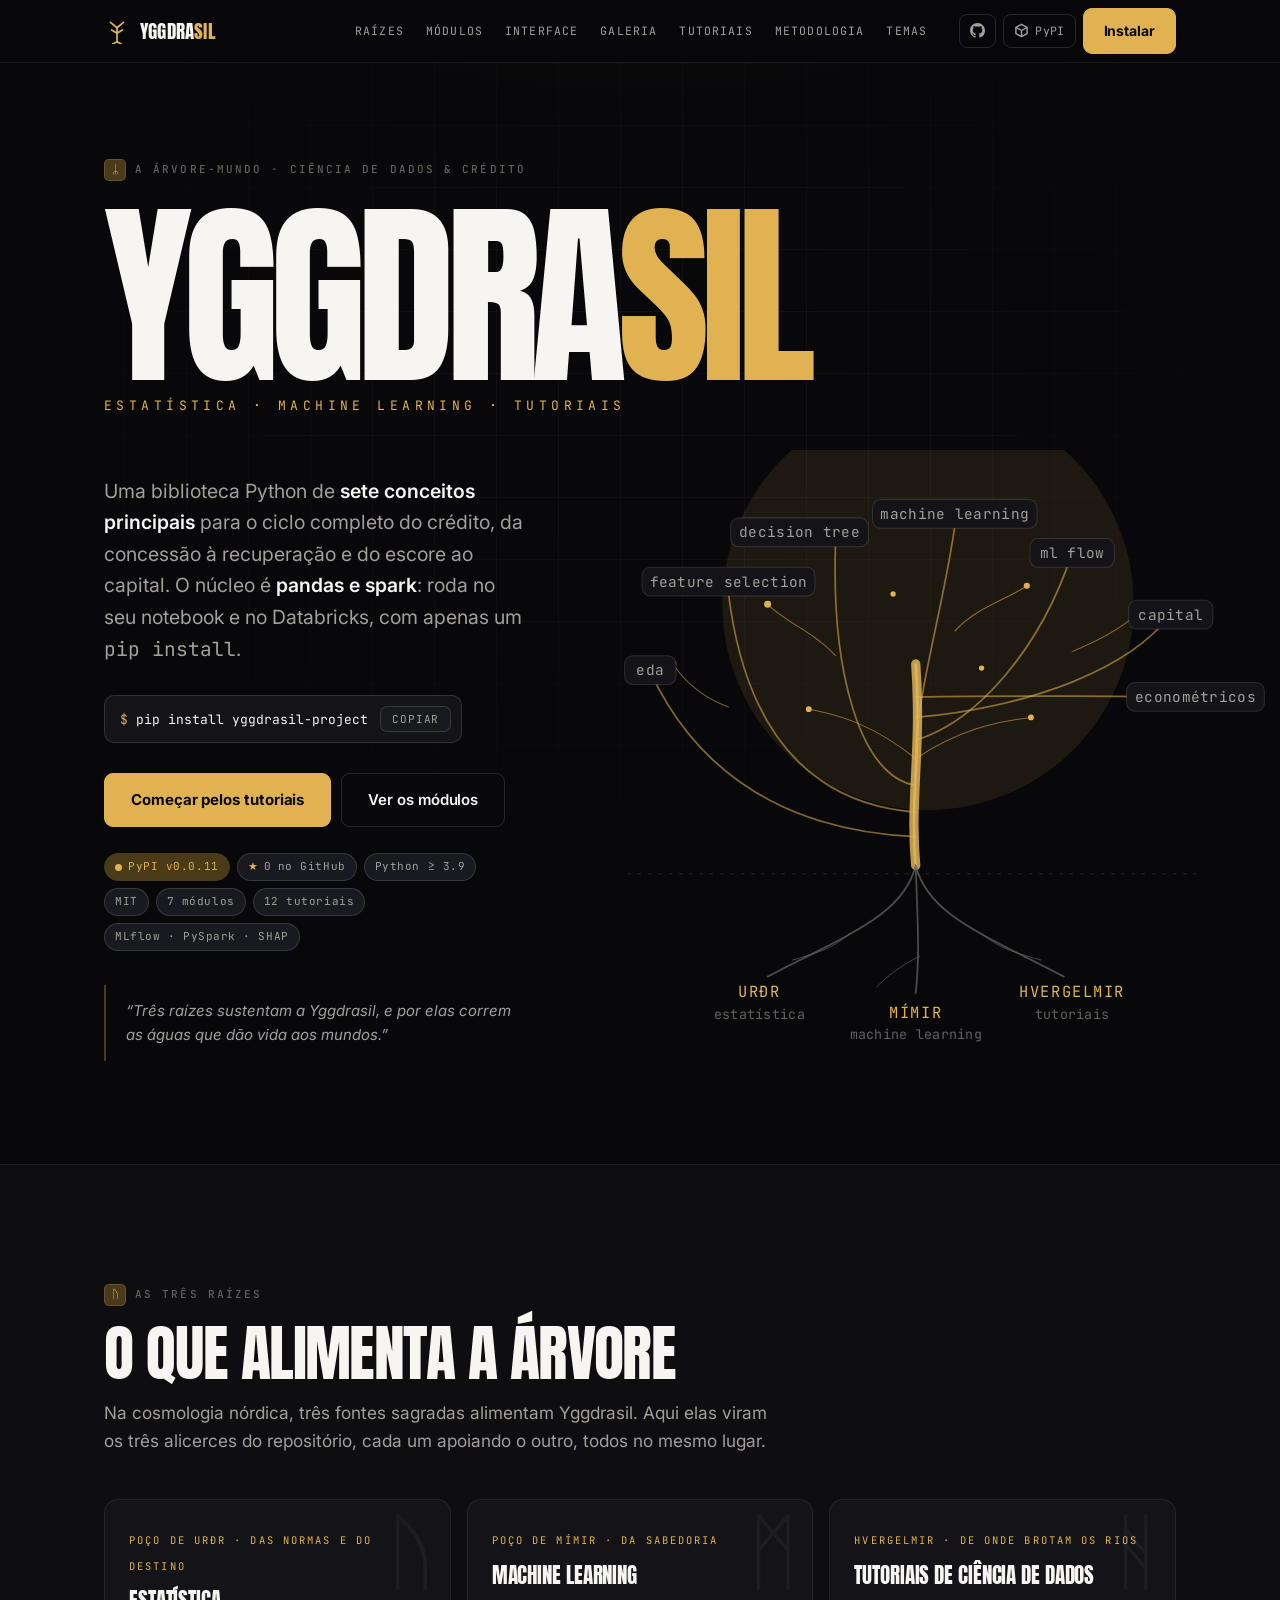
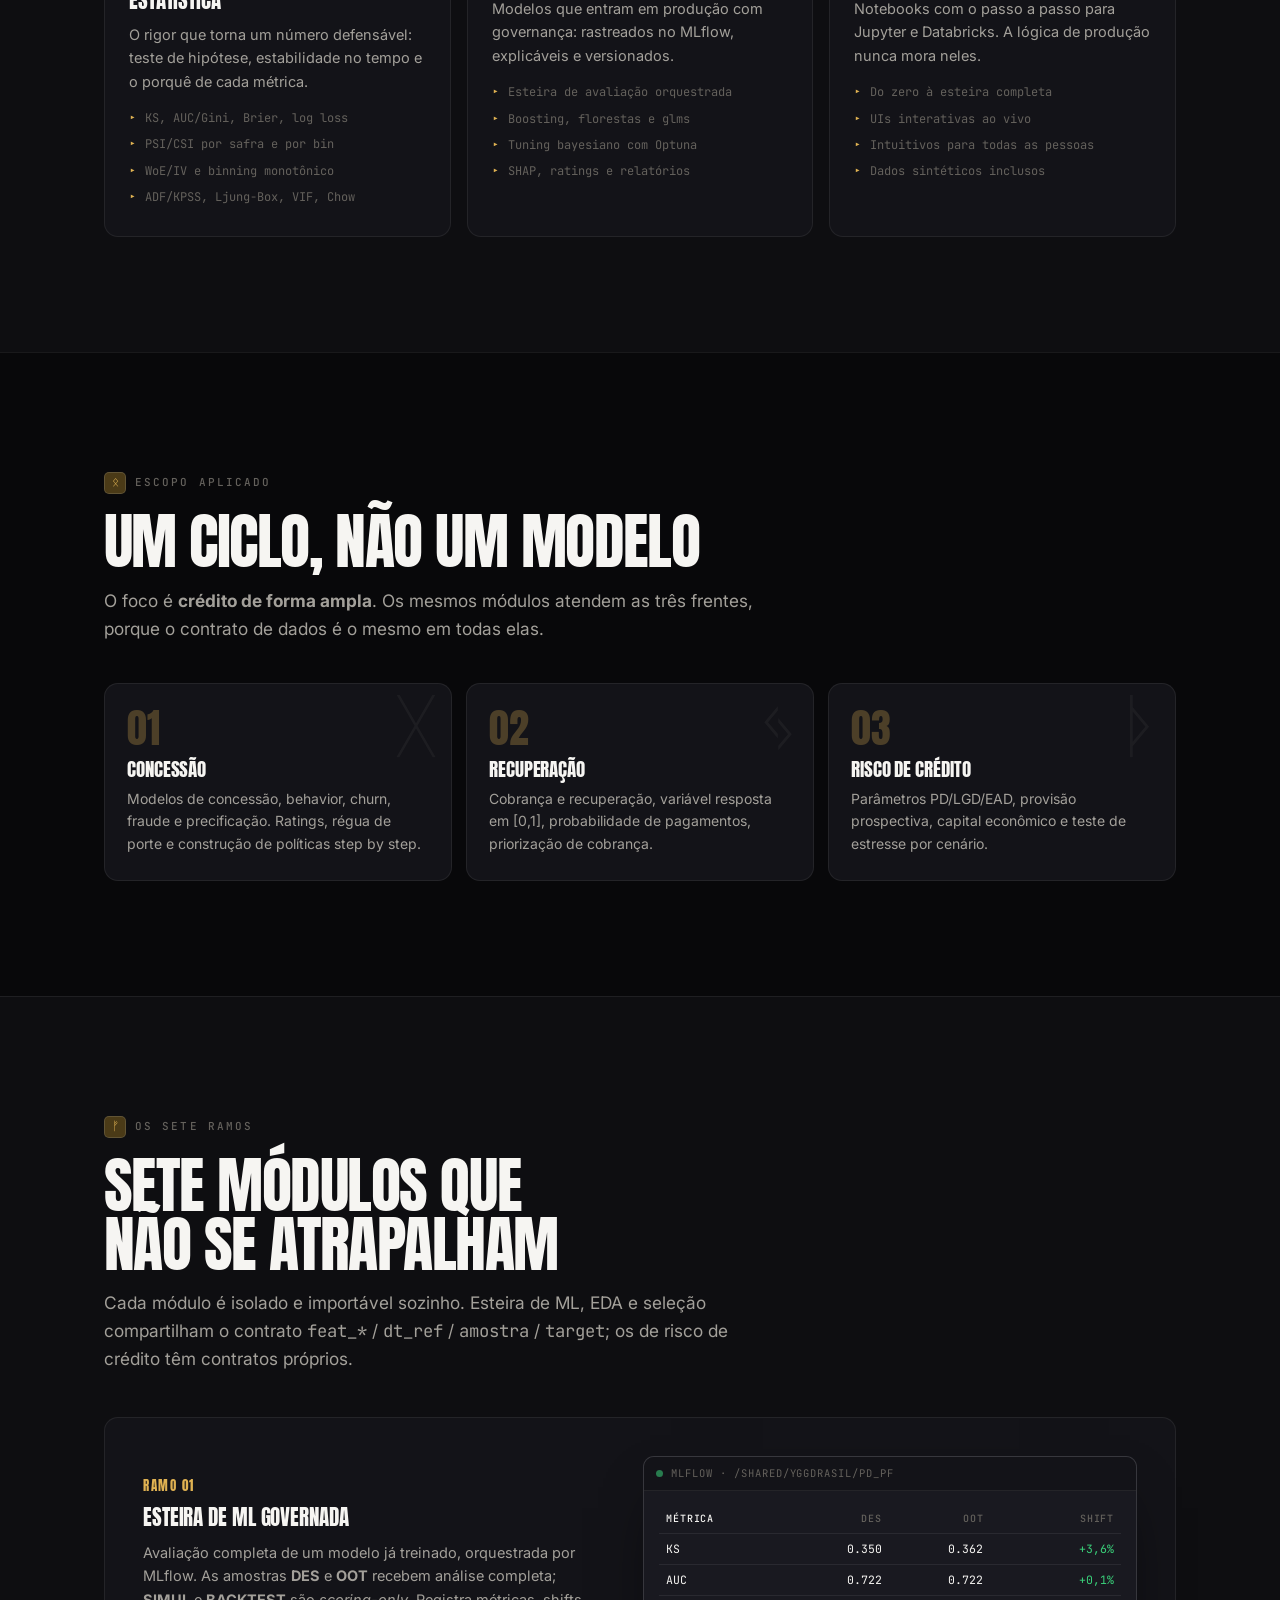
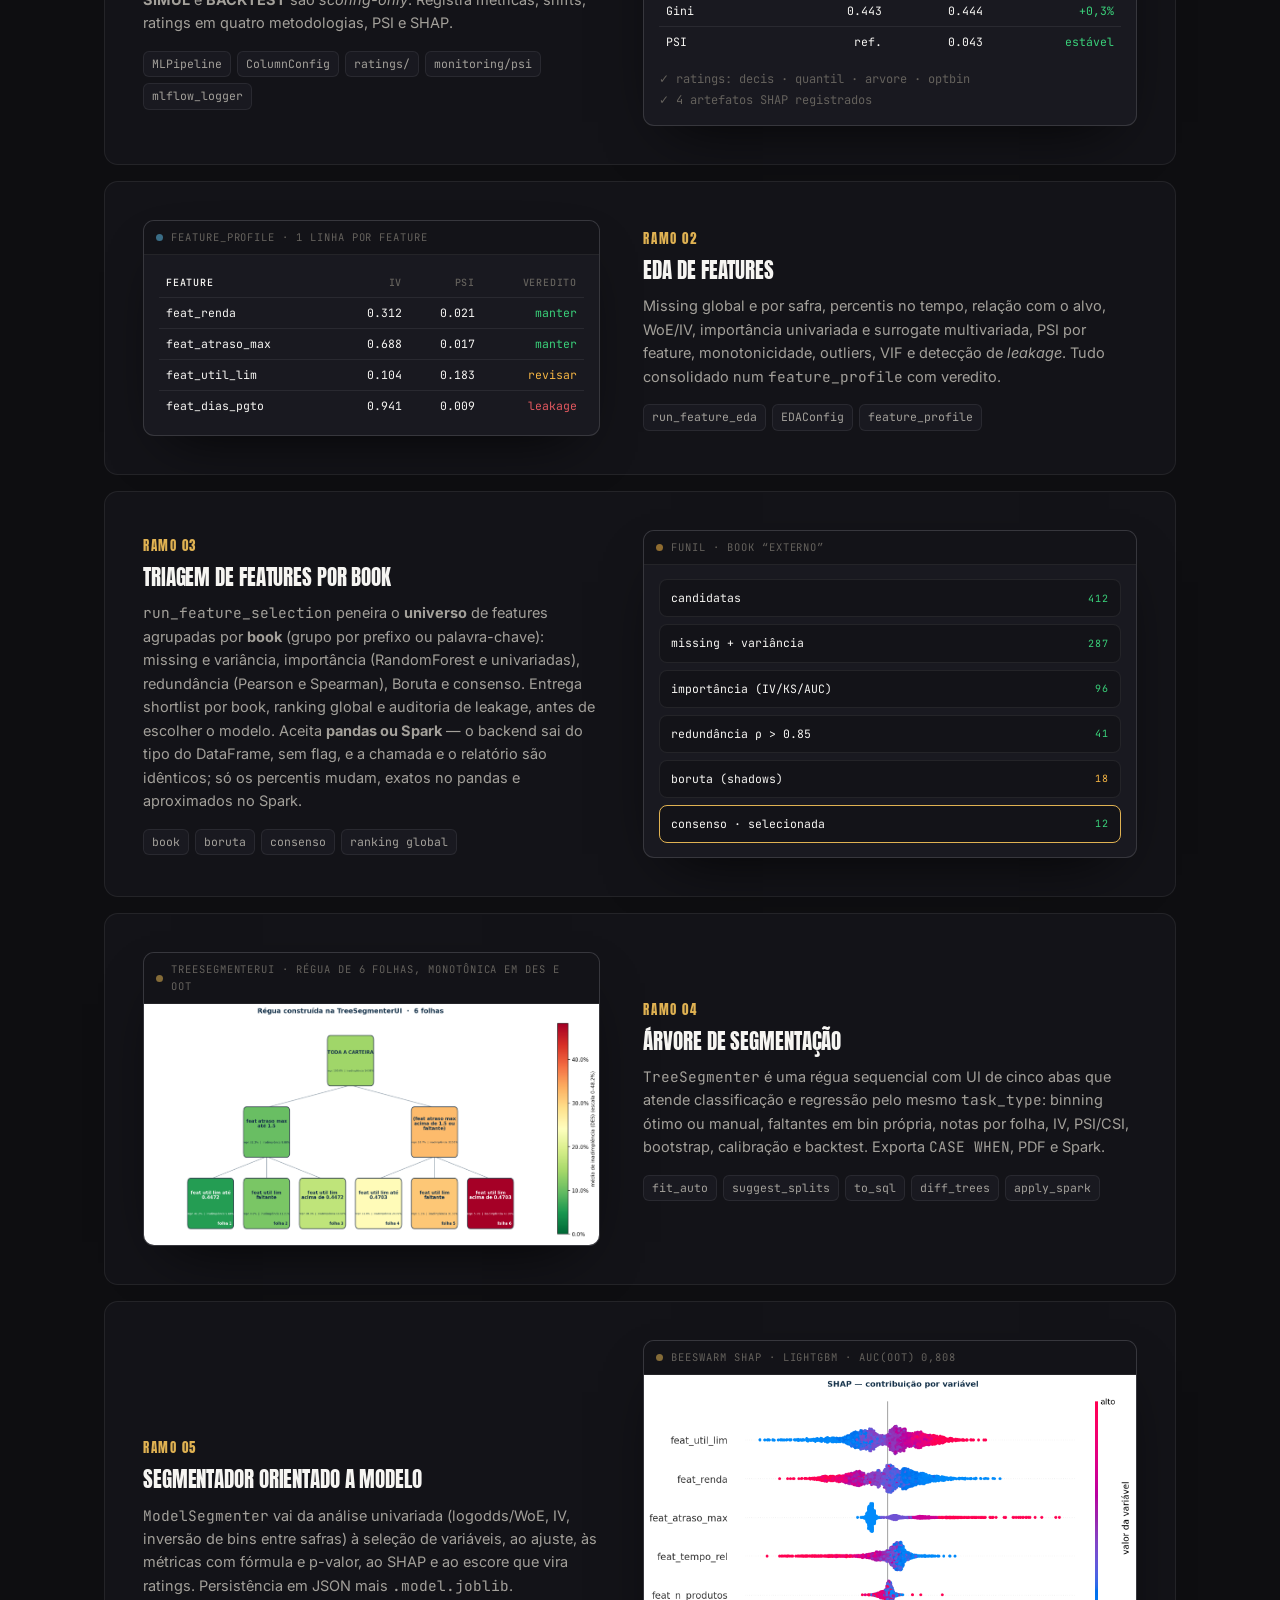
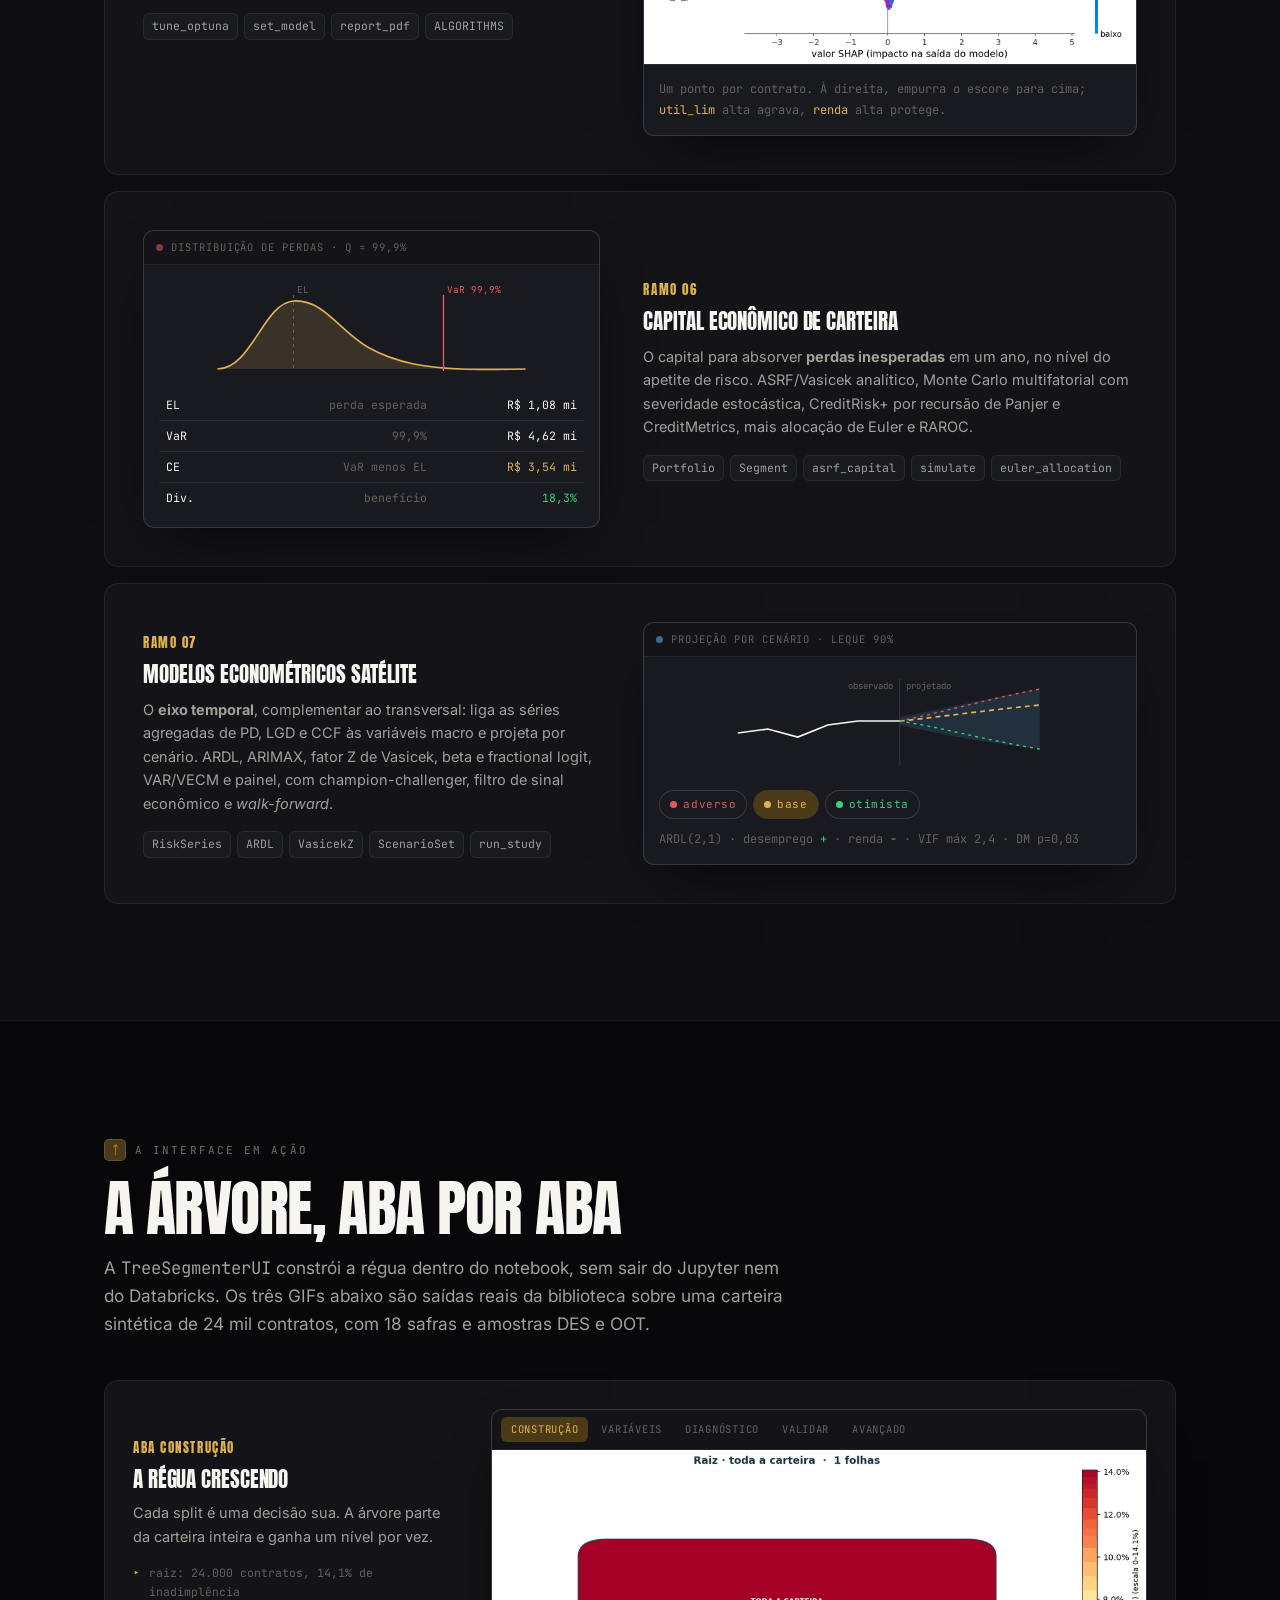
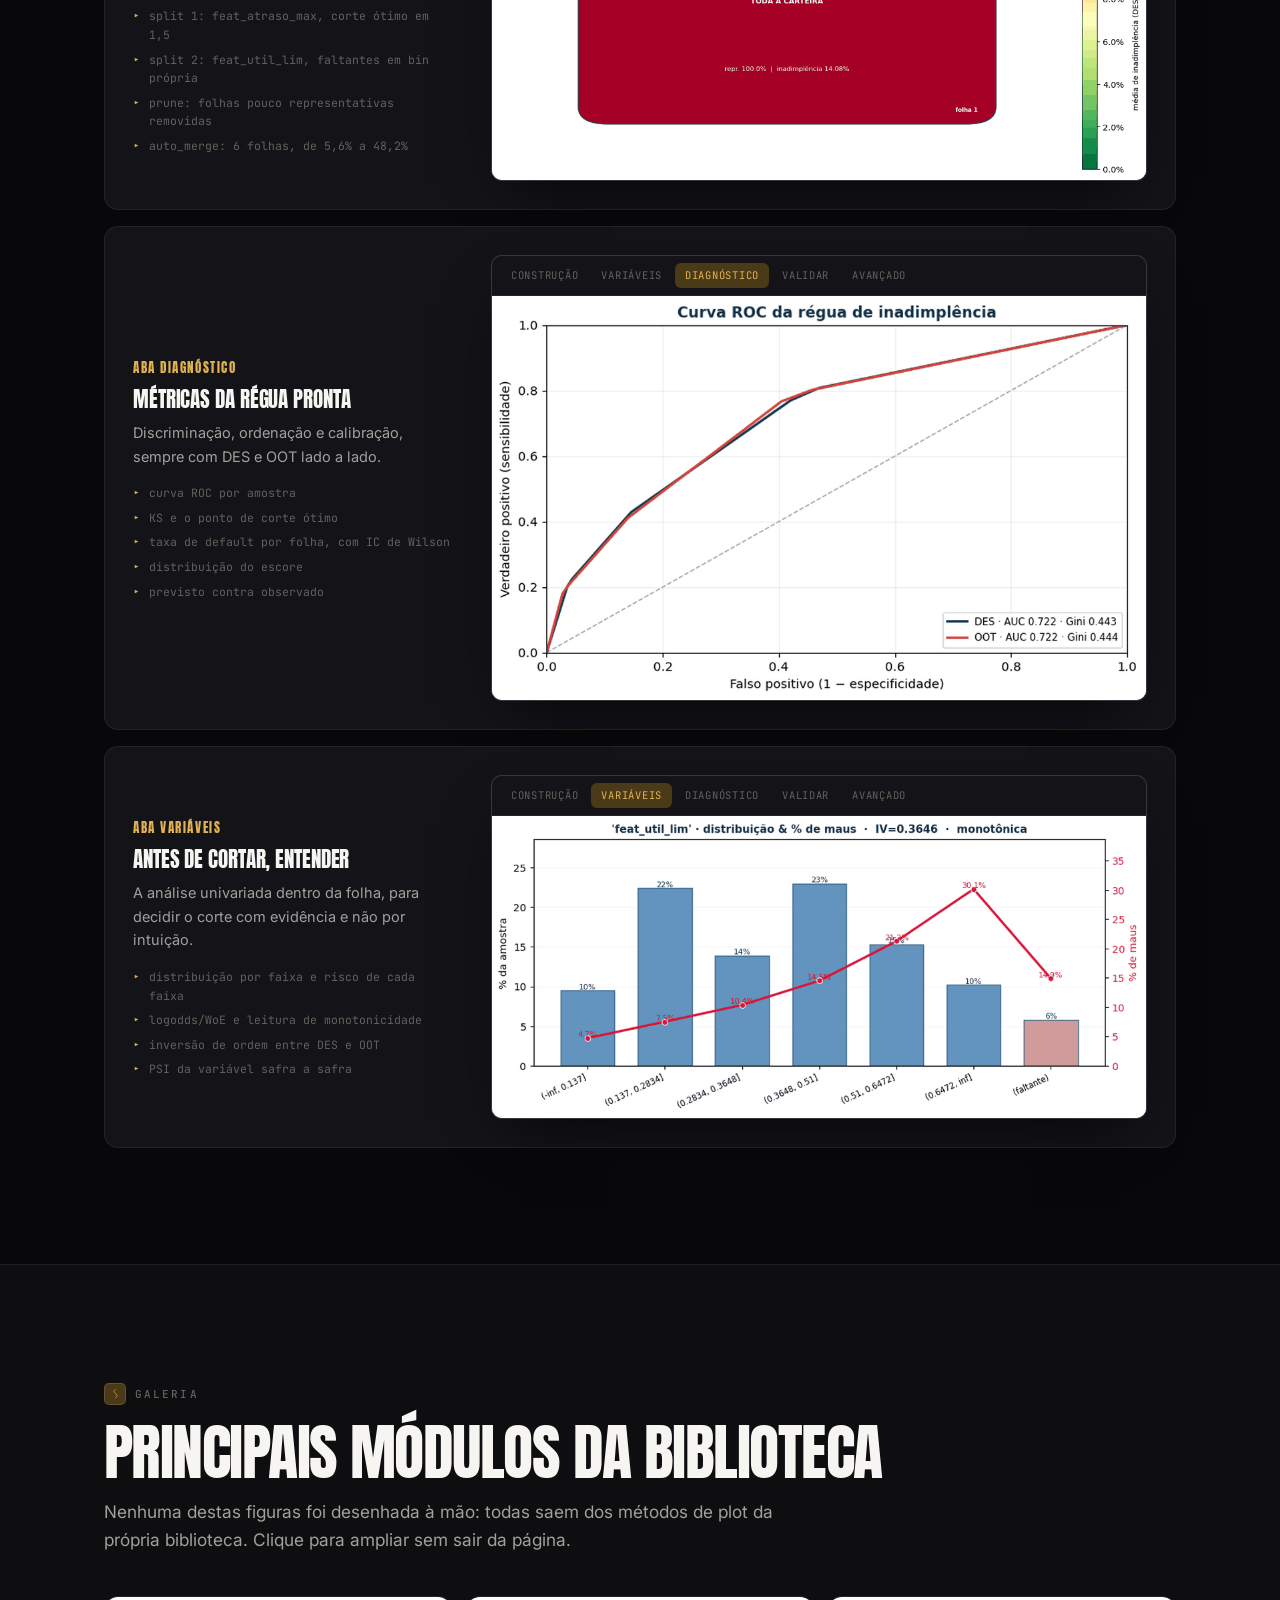
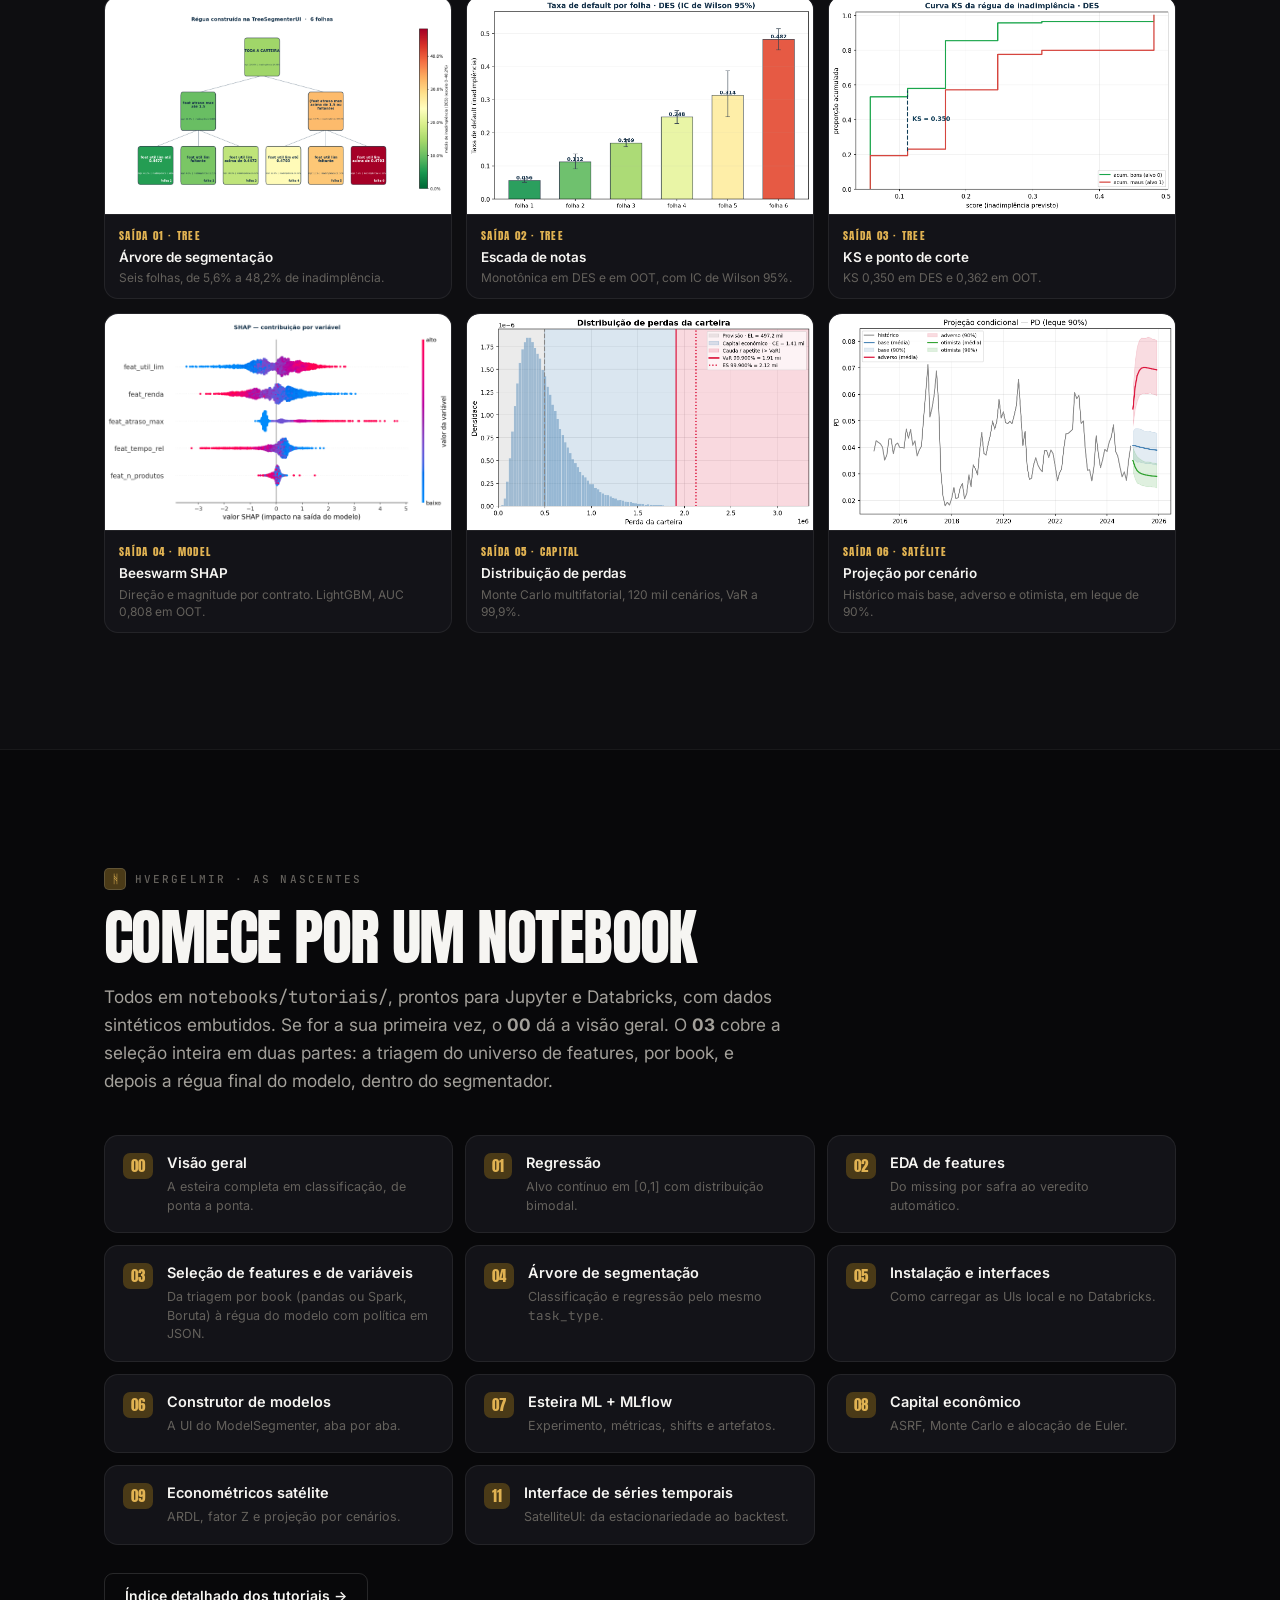
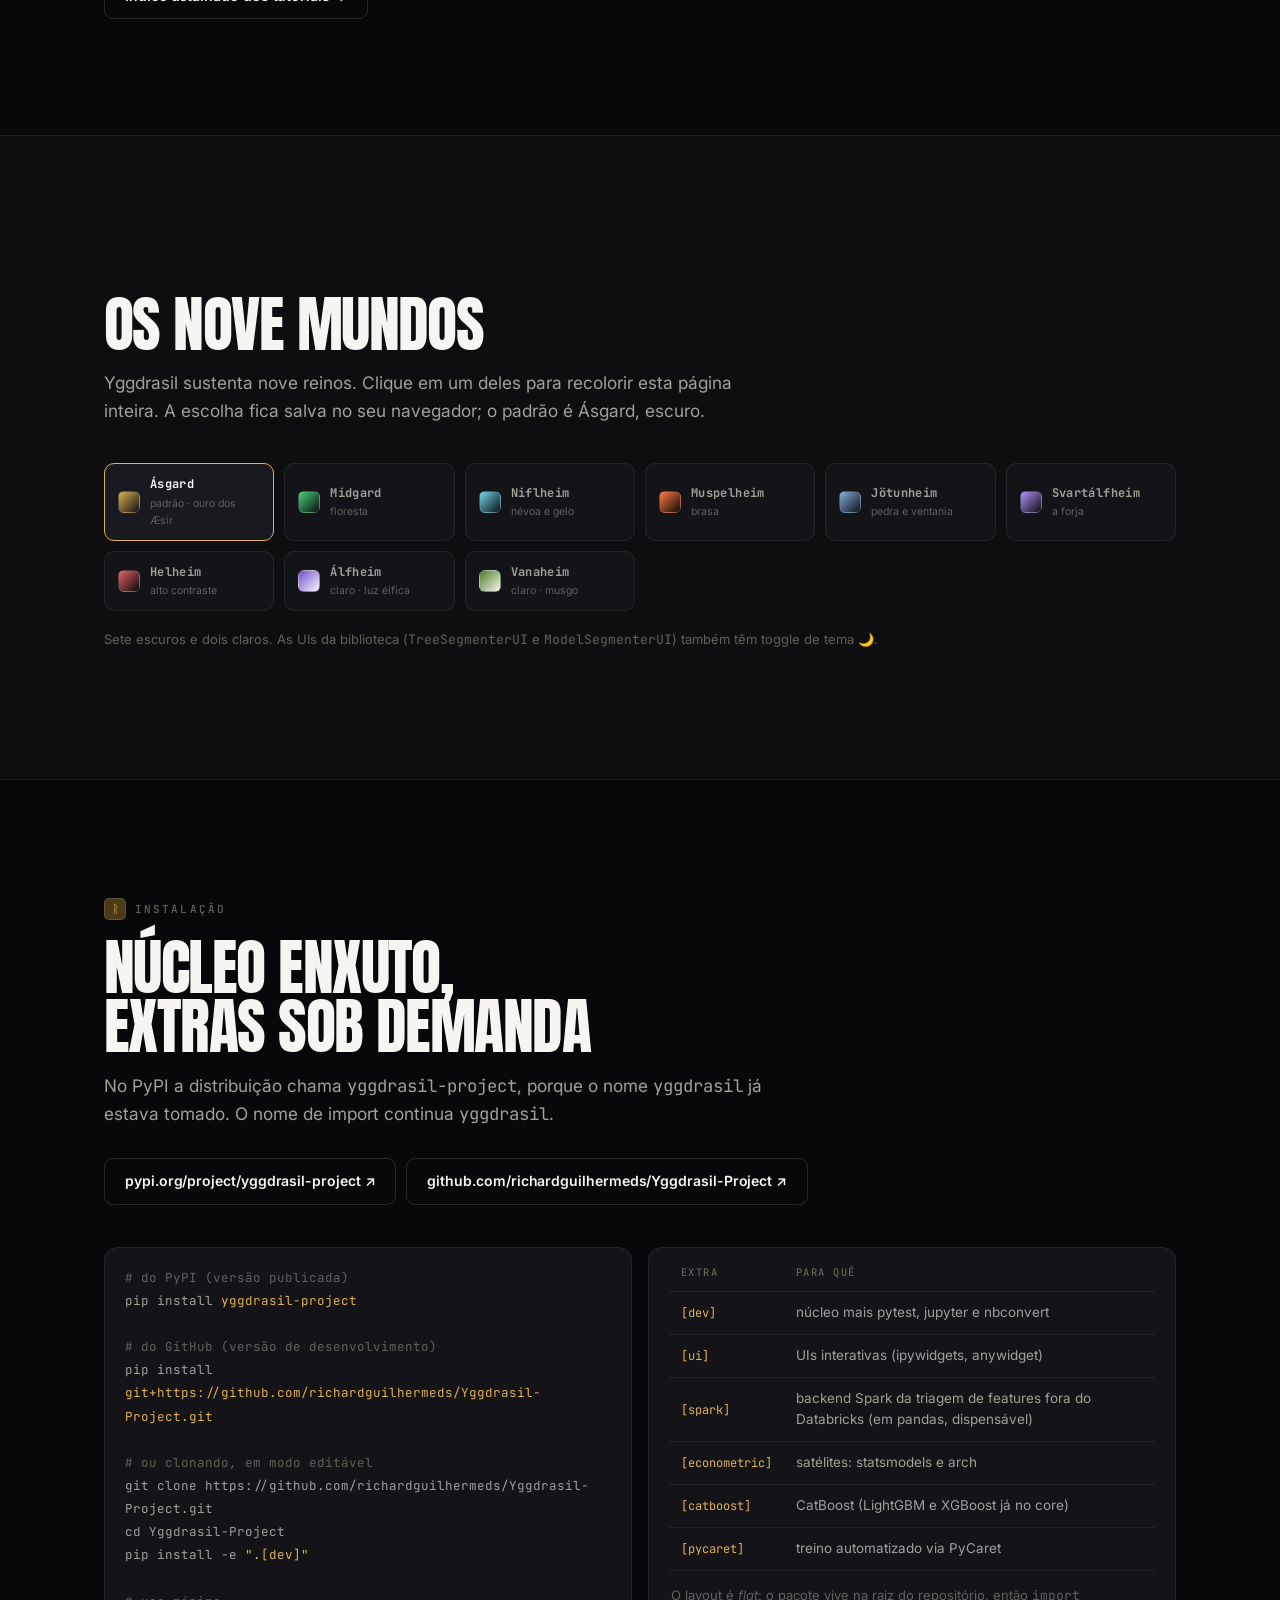
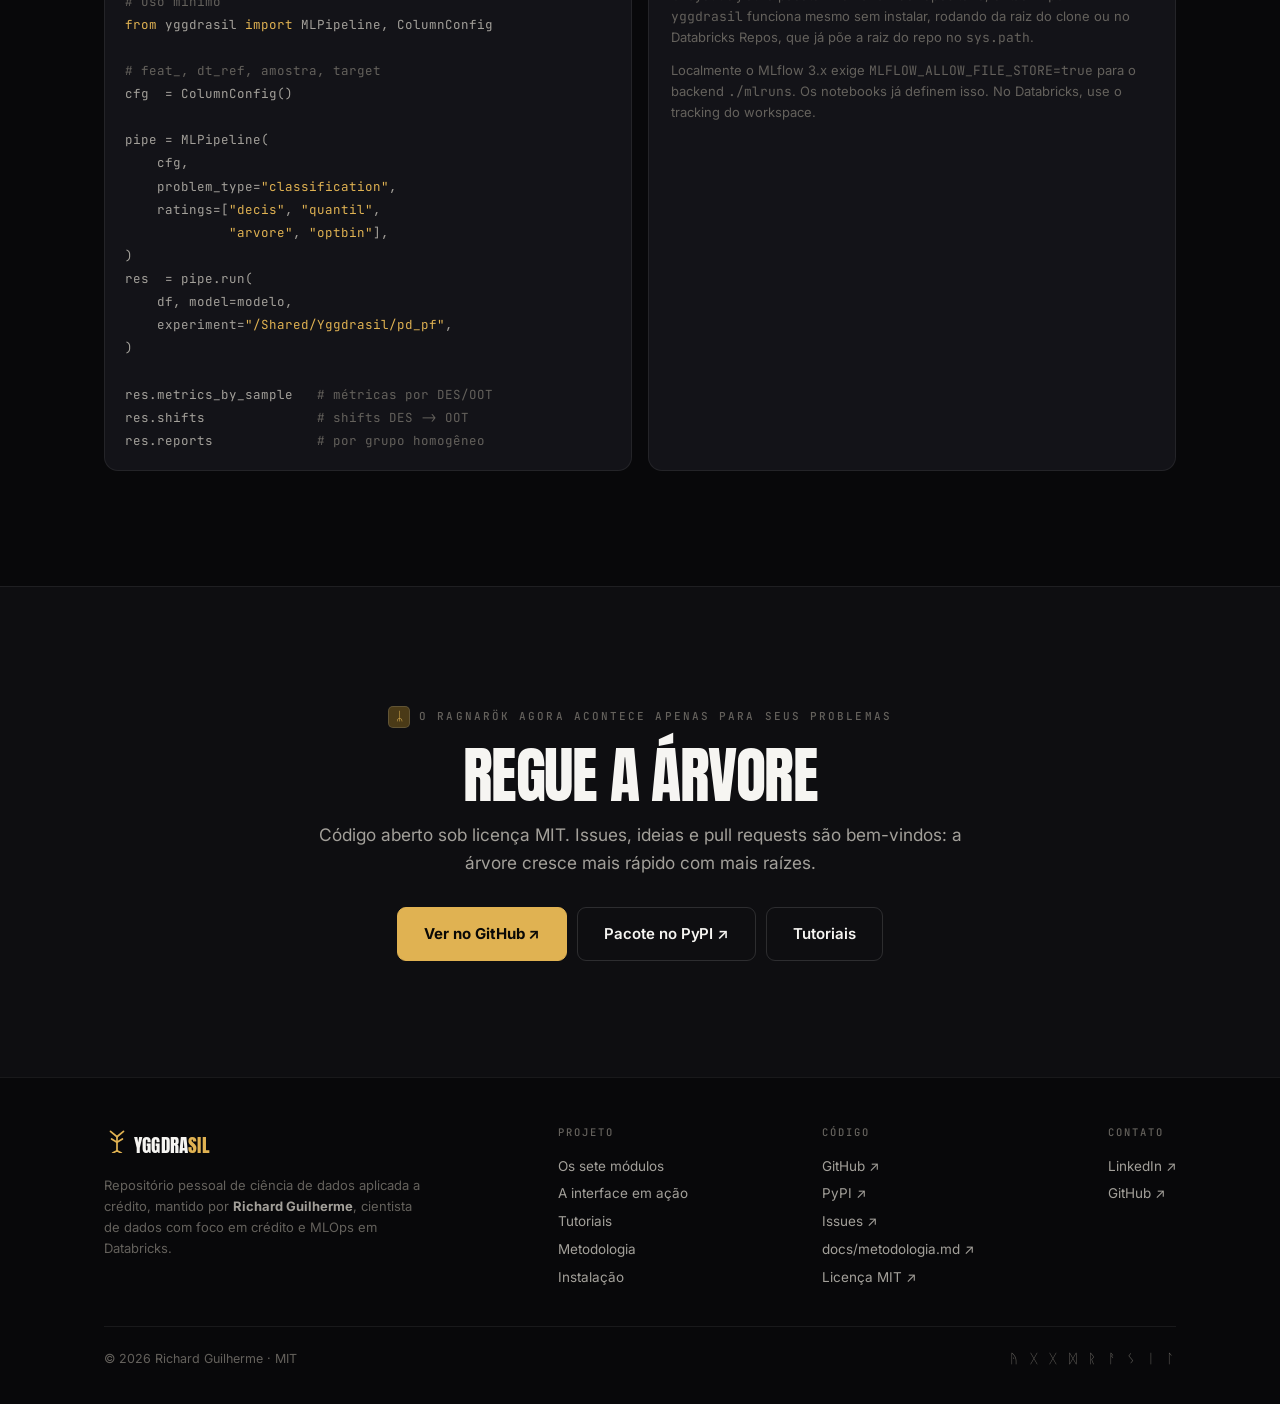
<file: index.html>
<!doctype html>
<html lang="pt-BR">
<head>
<meta charset="utf-8">
<meta name="viewport" content="width=device-width, initial-scale=1">
<title>Yggdrasil Project · a árvore-mundo da ciência de dados &amp; crédito</title>
<meta name="description" content="Esteiras governadas de machine learning, EDA, seleção de variáveis, segmentação, capital econômico e modelos econométricos satélite para risco de crédito. Pandas e Spark, roda local e no Databricks.">
<meta name="theme-color" content="#08080a">
<link rel="canonical" href="https://yggdrasil-project.com.br/">

<meta property="og:type" content="website">
<meta property="og:title" content="Yggdrasil Project">
<meta property="og:description" content="Sete conceitos principais para o ciclo do crédito: esteira de ML governada, EDA, triagem de features em pandas ou Spark, segmentadores, capital econômico e econométricos satélite.">
<meta property="og:image" content="https://yggdrasil-project.com.br/assets/img/arvore-interface.png">
<meta name="twitter:card" content="summary_large_image">

<link rel="icon" href="favicon.ico" sizes="16x16 32x32 48x48">
<link rel="icon" href="assets/img/favicon.svg" type="image/svg+xml">
<link rel="apple-touch-icon" href="assets/img/apple-touch-icon.png">

<link rel="preconnect" href="https://fonts.googleapis.com">
<link rel="preconnect" href="https://fonts.gstatic.com" crossorigin>
<link href="https://fonts.googleapis.com/css2?family=Anton&family=Inter:wght@400;500;600;700&family=JetBrains+Mono:wght@400;500&display=swap" rel="stylesheet">
<link rel="stylesheet" href="assets/css/site.css">
</head>
<body>

<a class="skip" href="#main">Pular para o conteúdo</a>

<!-- ============================ NAV ============================ -->
<nav class="nav">
  <div class="wrap nav__in">
    <a class="brand" href="#topo">
      <svg class="brand__mark" viewBox="0 0 24 24" fill="none" stroke="currentColor" stroke-width="1.6" stroke-linecap="round" aria-hidden="true">
        <path d="M12 22V9"/><path d="M12 9 6 4"/><path d="m12 9 6-5"/><path d="M12 14 7 11"/><path d="m12 14 5-3"/>
        <path d="M12 22 8 24"/><path d="m12 22 4 2"/>
      </svg>
      <span class="brand__txt">Yggdra<span>sil</span></span>
    </a>

    <div class="nav__links" data-navlinks>
      <a href="#raizes">Raízes</a>
      <a href="#ramos">Módulos</a>
      <a href="#interface">Interface</a>
      <a href="#galeria">Galeria</a>
      <a href="tutoriais.html">Tutoriais</a>
      <a href="metodologia.html">Metodologia</a>
      <a href="#mundos">Temas</a>
    </div>

    <div class="nav__cta">
      <a class="iconbtn" href="https://github.com/richardguilhermeds/Yggdrasil-Project" target="_blank" rel="noopener" aria-label="Repositório no GitHub">
        <svg viewBox="0 0 16 16" fill="currentColor" aria-hidden="true">
          <path d="M8 0C3.58 0 0 3.58 0 8c0 3.54 2.29 6.53 5.47 7.59.4.07.55-.17.55-.38 0-.19-.01-.82-.01-1.49-2.01.37-2.53-.49-2.69-.94-.09-.23-.48-.94-.82-1.13-.28-.15-.68-.52-.01-.53.63-.01 1.08.58 1.23.82.72 1.21 1.87.87 2.33.66.07-.52.28-.87.51-1.07-1.78-.2-3.64-.89-3.64-3.95 0-.87.31-1.59.82-2.15-.08-.2-.36-1.02.08-2.12 0 0 .67-.21 2.2.82.64-.18 1.32-.27 2-.27s1.36.09 2 .27c1.53-1.04 2.2-.82 2.2-.82.44 1.1.16 1.92.08 2.12.51.56.82 1.27.82 2.15 0 3.07-1.87 3.75-3.65 3.95.29.25.54.73.54 1.48 0 1.07-.01 1.93-.01 2.2 0 .21.15.46.55.38A8.01 8.01 0 0 0 16 8c0-4.42-3.58-8-8-8Z"/>
        </svg>
        <span class="n" data-stars-host hidden><span class="star">★</span> <span data-stars>0</span></span>
      </a>
      <a class="iconbtn iconbtn--pypi" href="https://pypi.org/project/yggdrasil-project/" target="_blank" rel="noopener" aria-label="Pacote no PyPI">
        <svg viewBox="0 0 16 16" fill="none" stroke="currentColor" stroke-width="1.5" stroke-linejoin="round" aria-hidden="true">
          <path d="M8 1.5 14 4.75v6.5L8 14.5 2 11.25v-6.5L8 1.5Z"/><path d="M2 4.75 8 8l6-3.25M8 8v6.5"/>
        </svg>
        <span class="n">PyPI</span>
      </a>
      <a class="btn btn--solid" href="#instalacao">Instalar</a>
      <button class="nav__burger" data-burger aria-label="Abrir menu" aria-expanded="false">
        <svg width="16" height="16" viewBox="0 0 16 16" fill="none" stroke="currentColor" stroke-width="1.6"><path d="M2 4h12M2 8h12M2 12h12"/></svg>
      </button>
    </div>
  </div>
</nav>

<main id="main">

<!-- ============================ HERO ============================ -->
<header class="hero" id="topo">
  <div class="wrap">

    <!-- título em largura cheia: dentro da coluna de texto ele estourava por
         cima da árvore, porque 208px de Anton não cabem em meia página -->
    <p class="eyebrow"><span class="rune" aria-hidden="true">ᛦ</span> A árvore-mundo · ciência de dados &amp; crédito</p>
    <h1 class="hero__title">Yggdra<span>sil</span></h1>
    <span class="hero__kenning">estatística · machine learning · tutoriais</span>

  <div class="hero__grid">

    <div>
      <p class="hero__lede">
        Uma biblioteca Python de <strong>sete conceitos principais</strong> para o ciclo completo do
        crédito, da concessão à recuperação e do escore ao capital. O núcleo é
        <strong>pandas e spark</strong>: roda no seu notebook e no Databricks, com apenas um
        <code>pip install</code>.
      </p>

      <div class="hero__actions">
        <div class="cmd">
          <code>pip install yggdrasil-project</code>
          <button data-copy="pip install yggdrasil-project">copiar</button>
        </div>
      </div>

      <div class="hero__actions">
        <a class="btn btn--solid btn--lg" href="tutoriais.html">Começar pelos tutoriais</a>
        <a class="btn btn--lg" href="#ramos">Ver os módulos</a>
      </div>

      <div class="hero__chips">
        <a class="chip chip--accent" style="text-decoration:none" href="https://pypi.org/project/yggdrasil-project/" target="_blank" rel="noopener"><span class="dot"></span>PyPI v0.0.11</a>
        <a class="chip" style="text-decoration:none" href="https://github.com/richardguilhermeds/Yggdrasil-Project/stargazers" target="_blank" rel="noopener" data-stars-host hidden>
          <span style="color:var(--accent)">★</span> <span data-stars>0</span> no GitHub
        </a>
        <span class="chip">Python ≥ 3.9</span>
        <span class="chip">MIT</span>
        <span class="chip">7 módulos</span>
        <span class="chip">12 tutoriais</span>
        <span class="chip">MLflow · PySpark · SHAP</span>
      </div>

      <blockquote class="hero__quote">
        “Três raízes sustentam a Yggdrasil, e por elas correm as águas que dão vida aos mundos.”
      </blockquote>
    </div>

    <!-- árvore-mundo -->
    <div>
      <svg class="tree" viewBox="0 0 680 590" role="img" aria-label="A árvore Yggdrasil: sete ramos, correspondentes aos sete módulos, e três raízes que mergulham nos poços de Urðr, Mímir e Hvergelmir.">
        <circle class="halo" cx="352" cy="150" r="200"/>

        <g class="limb" stroke-width="1" opacity=".28">
          <path d="M262 200 C240 176 214 168 196 150"/>
          <path d="M378 176 C400 152 428 146 448 132"/>
          <path d="M158 250 C132 240 116 226 104 208"/>
          <path d="M492 196 C516 186 536 176 552 162"/>
          <path d="M340 300 C300 268 268 258 236 252"/>
          <path d="M340 300 C382 272 418 264 452 260"/>
        </g>

        <path d="M340 404 C334 340 346 292 340 208" stroke="currentColor" fill="none" stroke-width="9" stroke-linecap="round" opacity=".85"/>
        <path d="M340 404 C334 340 346 292 340 208" stroke="var(--accent-2)" fill="none" stroke-width="2.5" stroke-linecap="round" opacity=".5"/>

        <g>
          <circle class="leaf pulse" cx="196" cy="150" r="3.4"/>
          <circle class="leaf pulse" cx="448" cy="132" r="3"/>
          <circle class="leaf pulse" cx="104" cy="208" r="3.2"/>
          <circle class="leaf pulse" cx="552" cy="162" r="3"/>
          <circle class="leaf pulse" cx="236" cy="252" r="2.8"/>
          <circle class="leaf pulse" cx="452" cy="260" r="2.8"/>
          <circle class="leaf pulse" cx="318" cy="140" r="2.6"/>
          <circle class="leaf pulse" cx="404" cy="212" r="2.6"/>
        </g>

        <!-- Cada ramo é um <g class="ramo"> com o galho, uma trilha invisível
             de clique (o traço fino é impossível de acertar com o mouse), a
             cápsula e o rótulo. Agrupar assim permite acender o galho inteiro
             quando o ponteiro passa por qualquer parte dele.
             Largura da cápsula = nº de caracteres × ~8,7px (JetBrains Mono a
             14px) + 20px de respiro; alturas escalonadas para não se cruzarem. -->
        <g class="ramos">
          <g class="ramo">
            <path class="limb" stroke-width="1.7" d="M340 376 C250 372 140 340 82 216"/>
            <path class="ramo__hit" d="M340 376 C250 372 140 340 82 216"/>
            <rect class="node-bg" x="57" y="200" width="50" height="28" rx="8"/>
            <text class="node-tx" x="82" y="219" text-anchor="middle">eda</text>
          </g>
          <g class="ramo">
            <path class="limb" stroke-width="1.7" d="M340 352 C260 346 178 300 158 140"/>
            <path class="ramo__hit" d="M340 352 C260 346 178 300 158 140"/>
            <rect class="node-bg" x="74" y="114" width="168" height="28" rx="8"/>
            <text class="node-tx" x="158" y="133" text-anchor="middle">feature selection</text>
          </g>
          <g class="ramo">
            <path class="limb" stroke-width="1.7" d="M340 326 C286 318 258 216 262 92"/>
            <path class="ramo__hit" d="M340 326 C286 318 258 216 262 92"/>
            <rect class="node-bg" x="160" y="66" width="134" height="28" rx="8"/>
            <text class="node-tx" x="227" y="85" text-anchor="middle">decision tree</text>
          </g>
          <g class="ramo">
            <path class="limb" stroke-width="1.7" d="M340 300 C340 240 366 158 378 74"/>
            <path class="ramo__hit" d="M340 300 C340 240 366 158 378 74"/>
            <rect class="node-bg" x="298" y="48" width="160" height="28" rx="8"/>
            <text class="node-tx" x="378" y="67" text-anchor="middle">machine learning</text>
          </g>
          <g class="ramo">
            <path class="limb" stroke-width="1.7" d="M340 282 C400 264 462 192 492 100"/>
            <path class="ramo__hit" d="M340 282 C400 264 462 192 492 100"/>
            <rect class="node-bg" x="451" y="86" width="82" height="28" rx="8"/>
            <text class="node-tx" x="492" y="105" text-anchor="middle">ml flow</text>
          </g>
          <g class="ramo">
            <path class="limb" stroke-width="1.7" d="M340 260 C430 252 540 222 588 160"/>
            <path class="ramo__hit" d="M340 260 C430 252 540 222 588 160"/>
            <rect class="node-bg" x="547" y="146" width="82" height="28" rx="8"/>
            <text class="node-tx" x="588" y="165" text-anchor="middle">capital</text>
          </g>
          <g class="ramo">
            <path class="limb" stroke-width="1.7" d="M340 240 C450 238 578 240 620 240"/>
            <path class="ramo__hit" d="M340 240 C450 238 578 240 620 240"/>
            <rect class="node-bg" x="545" y="226" width="134" height="28" rx="8"/>
            <text class="node-tx" x="612" y="245" text-anchor="middle">econométricos</text>
          </g>
        </g>

        <path d="M60 412 H620" stroke="var(--line-2)" stroke-width="1" stroke-dasharray="3 7"/>

        <g class="root" stroke-width="1.8">
          <path d="M340 404 C328 452 276 470 196 512"/>
          <path d="M340 404 C342 462 344 492 340 528"/>
          <path d="M340 404 C352 452 404 470 484 512"/>
        </g>
        <g class="root" stroke-width=".9" opacity=".4">
          <path d="M276 470 C258 486 240 490 220 496"/>
          <path d="M344 492 C324 502 312 512 302 522"/>
          <path d="M404 470 C422 486 442 490 462 496"/>
        </g>

        <g>
          <text class="node-tx node-tx--well" x="188" y="532" text-anchor="middle" style="fill:var(--accent)">URÐR</text>
          <text class="node-tx node-tx--sub"  x="188" y="553" text-anchor="middle">estatística</text>
          <text class="node-tx node-tx--well" x="340" y="552" text-anchor="middle" style="fill:var(--accent)">MÍMIR</text>
          <text class="node-tx node-tx--sub"  x="340" y="573" text-anchor="middle">machine learning</text>
          <text class="node-tx node-tx--well" x="492" y="532" text-anchor="middle" style="fill:var(--accent)">HVERGELMIR</text>
          <text class="node-tx node-tx--sub"  x="492" y="553" text-anchor="middle">tutoriais</text>
        </g>
      </svg>
    </div>

  </div><!-- /hero__grid -->
  </div><!-- /wrap -->
</header>

<!-- ============================ RAÍZES ============================ -->
<section class="section" id="raizes">
  <div class="wrap">
    <p class="eyebrow reveal"><span class="rune" aria-hidden="true">ᚢ</span> As três raízes</p>
    <h2 class="h-sec reveal">O que alimenta a árvore</h2>
    <p class="lede reveal">
      Na cosmologia nórdica, três fontes sagradas alimentam Yggdrasil. Aqui elas viram os três
      alicerces do repositório, cada um apoiando o outro, todos no mesmo lugar.
    </p>

    <div class="roots">
      <article class="card root-card reveal" data-rune="ᚢ">
        <span class="root-card__well">Poço de Urðr · das normas e do destino</span>
        <h3 class="h-card">Estatística</h3>
        <p>O rigor que torna um número defensável: teste de hipótese, estabilidade no tempo e o porquê de cada métrica.</p>
        <ul>
          <li>KS, AUC/Gini, Brier, log loss</li>
          <li>PSI/CSI por safra e por bin</li>
          <li>WoE/IV e binning monotônico</li>
          <li>ADF/KPSS, Ljung-Box, VIF, Chow</li>
        </ul>
      </article>

      <article class="card root-card reveal" data-rune="ᛗ">
        <span class="root-card__well">Poço de Mímir · da sabedoria</span>
        <h3 class="h-card">Machine learning</h3>
        <p>Modelos que entram em produção com governança: rastreados no MLflow, explicáveis e versionados.</p>
        <ul>
          <li>Esteira de avaliação orquestrada</li>
          <li>Boosting, florestas e glms</li>
          <li>Tuning bayesiano com Optuna</li>
          <li>SHAP, ratings e relatórios</li>
        </ul>
      </article>

      <article class="card root-card reveal" data-rune="ᚻ">
        <span class="root-card__well">Hvergelmir · de onde brotam os rios</span>
        <h3 class="h-card">Tutoriais de ciência de dados</h3>
        <p>Notebooks com o passo a passo para Jupyter e Databricks. A lógica de produção nunca mora neles.</p>
        <ul>
          <li>Do zero à esteira completa</li>
          <li>UIs interativas ao vivo</li>
          <li>Intuitivos para todas as pessoas</li>
          <li>Dados sintéticos inclusos</li>
        </ul>
      </article>
    </div>
  </div>
</section>

<!-- ============================ CICLO DO CRÉDITO ============================ -->
<section class="section section--frame">
  <div class="wrap">
    <p class="eyebrow reveal"><span class="rune" aria-hidden="true">ᛟ</span> Escopo aplicado</p>
    <h2 class="h-sec reveal">Um ciclo, não um modelo</h2>
    <p class="lede reveal">
      O foco é <strong>crédito de forma ampla</strong>. Os mesmos módulos atendem as três frentes,
      porque o contrato de dados é o mesmo em todas elas.
    </p>

    <div class="cycle">
      <article class="card cycle__step reveal" data-rune="ᚷ">
        <span class="n">01</span>
        <h3 class="h-card">Concessão</h3>
        <p>Modelos de concessão, behavior, churn, fraude e precificação. Ratings, régua de porte e construção de políticas step by step.</p>
      </article>
      <article class="card cycle__step reveal" data-rune="ᛃ">
        <span class="n">02</span>
        <h3 class="h-card">Recuperação</h3>
        <p>Cobrança e recuperação, variável resposta em [0,1], probabilidade de pagamentos, priorização de cobrança.</p>
      </article>
      <article class="card cycle__step reveal" data-rune="ᚦ">
        <span class="n">03</span>
        <h3 class="h-card">Risco de crédito</h3>
        <p>Parâmetros PD/LGD/EAD, provisão prospectiva, capital econômico e teste de estresse por cenário.</p>
      </article>
    </div>
  </div>
</section>

<!-- ============================ OS SETE RAMOS ============================ -->
<section class="section" id="ramos">
  <div class="wrap">
    <p class="eyebrow reveal"><span class="rune" aria-hidden="true">ᚠ</span> Os sete ramos</p>
    <h2 class="h-sec reveal">Sete módulos que<br>não se atrapalham</h2>
    <p class="lede reveal">
      Cada módulo é isolado e importável sozinho. Esteira de ML, EDA e seleção compartilham o contrato
      <code>feat_*</code> / <code>dt_ref</code> / <code>amostra</code> / <code>target</code>;
      os de risco de crédito têm contratos próprios.
    </p>

    <div class="mods">

      <!-- 01 esteira ml -->
      <article class="card mod reveal">
        <div class="mod__txt">
          <span class="mod__no">RAMO 01</span>
          <h3 class="h-card">Esteira de ML governada</h3>
          <p>
            Avaliação completa de um modelo já treinado, orquestrada por MLflow. As amostras
            <b>DES</b> e <b>OOT</b> recebem análise completa; <b>SIMUL</b> e <b>BACKTEST</b> são
            <i>scoring-only</i>. Registra métricas, shifts, ratings em quatro metodologias, PSI e SHAP.
          </p>
          <div class="mod__api">
            <code>MLPipeline</code><code>ColumnConfig</code><code>ratings/</code><code>monitoring/psi</code><code>mlflow_logger</code>
          </div>
        </div>
        <div class="mock">
          <div class="mock__bar"><span class="dot" style="color:var(--ok)"></span> mlflow · /Shared/Yggdrasil/pd_pf</div>
          <div class="mock__body">
            <table class="mtable">
              <tr><th>métrica</th><th>DES</th><th>OOT</th><th>shift</th></tr>
              <tr><td>KS</td><td>0.350</td><td>0.362</td><td class="s">+3,6%</td></tr>
              <tr><td>AUC</td><td>0.722</td><td>0.722</td><td class="s">+0,1%</td></tr>
              <tr><td>Gini</td><td>0.443</td><td>0.444</td><td class="s">+0,3%</td></tr>
              <tr><td>PSI</td><td>ref.</td><td>0.043</td><td class="s">estável</td></tr>
            </table>
            <div style="margin-top:12px" class="c">
              ✓ ratings: decis · quantil · arvore · optbin<br>
              ✓ 4 artefatos SHAP registrados
            </div>
          </div>
        </div>
      </article>

      <!-- 02 eda -->
      <article class="card mod reveal">
        <div class="mod__txt">
          <span class="mod__no">RAMO 02</span>
          <h3 class="h-card">EDA de features</h3>
          <p>
            Missing global e por safra, percentis no tempo, relação com o alvo, WoE/IV, importância
            univariada e surrogate multivariada, PSI por feature, monotonicidade, outliers, VIF e
            detecção de <i>leakage</i>. Tudo consolidado num <code>feature_profile</code> com veredito.
          </p>
          <div class="mod__api"><code>run_feature_eda</code><code>EDAConfig</code><code>feature_profile</code></div>
        </div>
        <div class="mock">
          <div class="mock__bar"><span class="dot" style="color:var(--info)"></span> feature_profile · 1 linha por feature</div>
          <div class="mock__body">
            <table class="mtable">
              <tr><th>feature</th><th>IV</th><th>PSI</th><th>veredito</th></tr>
              <tr><td>feat_renda</td><td>0.312</td><td>0.021</td><td class="s">manter</td></tr>
              <tr><td>feat_atraso_max</td><td>0.688</td><td>0.017</td><td class="s">manter</td></tr>
              <tr><td>feat_util_lim</td><td>0.104</td><td>0.183</td><td class="w">revisar</td></tr>
              <tr><td>feat_dias_pgto</td><td>0.941</td><td>0.009</td><td class="b">leakage</td></tr>
            </table>
          </div>
        </div>
      </article>

      <!-- 03 seleção -->
      <article class="card mod reveal">
        <div class="mod__txt">
          <span class="mod__no">RAMO 03</span>
          <h3 class="h-card">Triagem de features por book</h3>
          <p>
            <code>run_feature_selection</code> peneira o <b>universo</b> de features agrupadas por
            <b>book</b> (grupo por prefixo ou palavra-chave): missing e variância, importância
            (RandomForest e univariadas), redundância (Pearson e Spearman), Boruta e consenso. Entrega
            shortlist por book, ranking global e auditoria de leakage, antes de escolher o modelo.
            Aceita <b>pandas ou Spark</b> — o backend sai do tipo do DataFrame, sem flag, e a chamada e
            o relatório são idênticos; só os percentis mudam, exatos no pandas e aproximados no Spark.
          </p>
          <div class="mod__api"><code>book</code><code>boruta</code><code>consenso</code><code>ranking global</code></div>
        </div>
        <div class="mock">
          <div class="mock__bar"><span class="dot" style="color:var(--warn)"></span> funil · book “externo”</div>
          <div class="mock__body">
            <div class="flow">
              <div class="flow__row"><span class="lbl">candidatas</span><span class="st st--ok">412</span></div>
              <div class="flow__row"><span class="lbl">missing + variância</span><span class="st st--ok">287</span></div>
              <div class="flow__row"><span class="lbl">importância (IV/KS/AUC)</span><span class="st st--ok">96</span></div>
              <div class="flow__row"><span class="lbl">redundância ρ &gt; 0.85</span><span class="st st--ok">41</span></div>
              <div class="flow__row"><span class="lbl">boruta (shadows)</span><span class="st st--run">18</span></div>
              <div class="flow__row" style="border-color:var(--accent)"><span class="lbl">consenso · selecionada</span><span class="st st--ok">12</span></div>
            </div>
          </div>
        </div>
      </article>

      <!-- 04 árvore -->
      <article class="card mod reveal">
        <div class="mod__txt">
          <span class="mod__no">RAMO 04</span>
          <h3 class="h-card">Árvore de segmentação</h3>
          <p>
            <code>TreeSegmenter</code> é uma régua sequencial com UI de cinco abas que atende
            classificação e regressão pelo mesmo <code>task_type</code>: binning ótimo ou manual,
            faltantes em bin própria, notas por folha, IV, PSI/CSI, bootstrap, calibração e backtest.
            Exporta <code>CASE WHEN</code>, PDF e Spark.
          </p>
          <div class="mod__api"><code>fit_auto</code><code>suggest_splits</code><code>to_sql</code><code>diff_trees</code><code>apply_spark</code></div>
        </div>
        <div class="mock">
          <div class="mock__bar"><span class="dot" style="color:var(--accent)"></span> TreeSegmenterUI · régua de 6 folhas, monotônica em DES e OOT</div>
          <a href="assets/img/arvore-interface.png" data-zoom>
            <img src="assets/img/arvore-interface.png" alt="Árvore de segmentação real construída na TreeSegmenterUI: raiz com toda a carteira, split por feat_atraso_max e depois por feat_util_lim, resultando em seis folhas coloridas pela inadimplência média, de 5,60% na folha 1 a 48,20% na folha 6." style="width:100%;background:#fff" loading="lazy">
          </a>
        </div>
      </article>

      <!-- 05 model -->
      <article class="card mod reveal">
        <div class="mod__txt">
          <span class="mod__no">RAMO 05</span>
          <h3 class="h-card">Segmentador orientado a modelo</h3>
          <p>
            <code>ModelSegmenter</code> vai da análise univariada (logodds/WoE, IV, inversão de bins
            entre safras) à seleção de variáveis, ao ajuste, às métricas com fórmula e p-valor, ao SHAP
            e ao escore que vira ratings. Persistência em JSON mais <code>.model.joblib</code>.
          </p>
          <div class="mod__api"><code>tune_optuna</code><code>set_model</code><code>report_pdf</code><code>ALGORITHMS</code></div>
        </div>
        <div class="mock">
          <div class="mock__bar"><span class="dot" style="color:var(--accent)"></span> beeswarm SHAP · lightgbm · AUC(OOT) 0,808</div>
          <a href="assets/img/shap-beeswarm.png" data-zoom>
            <img src="assets/img/shap-beeswarm.png" alt="Beeswarm SHAP do modelo LightGBM: cada ponto é um contrato, a posição no eixo x é a contribuição da variável para o escore e a cor é o valor da variável. feat_util_lim alta empurra o risco para cima; feat_renda alta empurra para baixo." style="width:100%;background:#fff" loading="lazy">
          </a>
          <div class="mock__body" style="border-top:1px solid var(--line)">
            <span class="c">
              Um ponto por contrato. À direita, empurra o escore para cima;
              <span class="k">util_lim</span> alta agrava, <span class="k">renda</span> alta protege.
            </span>
          </div>
        </div>
      </article>

      <!-- 06 capital -->
      <article class="card mod reveal">
        <div class="mod__txt">
          <span class="mod__no">RAMO 06</span>
          <h3 class="h-card">Capital econômico de carteira</h3>
          <p>
            O capital para absorver <b>perdas inesperadas</b> em um ano, no nível do apetite de risco.
            ASRF/Vasicek analítico, Monte Carlo multifatorial com severidade estocástica, CreditRisk+
            por recursão de Panjer e CreditMetrics, mais alocação de Euler e RAROC.
          </p>
          <div class="mod__api"><code>Portfolio</code><code>Segment</code><code>asrf_capital</code><code>simulate</code><code>euler_allocation</code></div>
        </div>
        <div class="mock">
          <div class="mock__bar"><span class="dot" style="color:var(--bad)"></span> distribuição de perdas · q = 99,9%</div>
          <div class="mock__body">
            <svg viewBox="0 0 320 96" width="100%" height="96" role="img" aria-label="Distribuição de perdas com marcações de perda esperada e VaR na cauda.">
              <path d="M6 90 C40 90 52 24 82 22 C112 20 128 52 156 68 C186 85 218 89 250 90 C275 91 300 90 314 90 Z"
                    fill="var(--accent)" opacity=".16"/>
              <path d="M6 90 C40 90 52 24 82 22 C112 20 128 52 156 68 C186 85 218 89 250 90 C275 91 300 90 314 90"
                    fill="none" stroke="var(--accent)" stroke-width="1.6"/>
              <line x1="82" y1="16" x2="82" y2="92" stroke="var(--ink-mute)" stroke-width="1" stroke-dasharray="3 4"/>
              <line x1="232" y1="16" x2="232" y2="92" stroke="var(--bad)" stroke-width="1.4"/>
              <text x="86" y="14" style="font:9.5px 'JetBrains Mono',monospace;fill:var(--ink-mute)">EL</text>
              <text x="236" y="14" style="font:9.5px 'JetBrains Mono',monospace;fill:var(--bad)">VaR 99,9%</text>
            </svg>
            <table class="mtable" style="margin-top:8px">
              <tr><td>EL</td><td class="c">perda esperada</td><td>R$ 1,08 mi</td></tr>
              <tr><td>VaR</td><td class="c">99,9%</td><td>R$ 4,62 mi</td></tr>
              <tr><td>CE</td><td class="c">VaR menos EL</td><td class="k">R$ 3,54 mi</td></tr>
              <tr><td>Div.</td><td class="c">benefício</td><td class="s">18,3%</td></tr>
            </table>
          </div>
        </div>
      </article>

      <!-- 07 econométrico -->
      <article class="card mod reveal">
        <div class="mod__txt">
          <span class="mod__no">RAMO 07</span>
          <h3 class="h-card">Modelos econométricos satélite</h3>
          <p>
            O <b>eixo temporal</b>, complementar ao transversal: liga as séries agregadas de PD, LGD e
            CCF às variáveis macro e projeta por cenário. ARDL, ARIMAX, fator Z de Vasicek, beta e
            fractional logit, VAR/VECM e painel, com champion-challenger, filtro de sinal econômico
            e <i>walk-forward</i>.
          </p>
          <div class="mod__api"><code>RiskSeries</code><code>ARDL</code><code>VasicekZ</code><code>ScenarioSet</code><code>run_study</code></div>
        </div>
        <div class="mock">
          <div class="mock__bar"><span class="dot" style="color:var(--info)"></span> projeção por cenário · leque 90%</div>
          <div class="mock__body">
            <svg viewBox="0 0 320 104" width="100%" height="104" role="img" aria-label="Projeção da taxa de default em leque, com cenários base, adverso e otimista.">
              <path d="M170 46 C205 40 245 30 310 18 L310 78 C245 70 205 62 170 54 Z" fill="var(--info)" opacity=".14"/>
              <path d="M8 62 L38 58 L68 66 L98 54 L128 50 L170 50" fill="none" stroke="var(--ink)" stroke-width="1.7"/>
              <path d="M170 50 C210 46 250 40 310 34" fill="none" stroke="var(--accent)" stroke-width="1.7" stroke-dasharray="5 4"/>
              <path d="M170 50 C210 42 250 30 310 18" fill="none" stroke="var(--bad)" stroke-width="1.3" stroke-dasharray="3 4"/>
              <path d="M170 50 C210 56 250 68 310 78" fill="none" stroke="var(--ok)" stroke-width="1.3" stroke-dasharray="3 4"/>
              <line x1="170" y1="8" x2="170" y2="94" stroke="var(--line-2)" stroke-width="1"/>
              <text x="118" y="18" style="font:9px 'JetBrains Mono',monospace;fill:var(--ink-mute)">observado</text>
              <text x="176" y="18" style="font:9px 'JetBrains Mono',monospace;fill:var(--ink-mute)">projetado</text>
            </svg>
            <div style="margin-top:8px;display:flex;gap:6px;flex-wrap:wrap">
              <span class="chip" style="color:var(--bad)"><span class="dot"></span>adverso</span>
              <span class="chip chip--accent"><span class="dot"></span>base</span>
              <span class="chip" style="color:var(--ok)"><span class="dot"></span>otimista</span>
            </div>
            <div class="c" style="margin-top:10px">
              ARDL(2,1) · desemprego <span class="s">+</span> · renda <span class="s">−</span> · VIF máx 2,4 · DM p=0,03
            </div>
          </div>
        </div>
      </article>

    </div>
  </div>
</section>

<!-- ============================ INTERFACE EM AÇÃO ============================ -->
<section class="section section--frame" id="interface">
  <div class="wrap">
    <p class="eyebrow reveal"><span class="rune" aria-hidden="true">ᛏ</span> A interface em ação</p>
    <h2 class="h-sec reveal">A árvore, aba por aba</h2>
    <p class="lede reveal">
      A <code>TreeSegmenterUI</code> constrói a régua dentro do notebook, sem sair do Jupyter nem do
      Databricks. Os três GIFs abaixo são saídas reais da biblioteca sobre uma carteira sintética de
      24 mil contratos, com 18 safras e amostras DES e OOT.
    </p>

    <div class="demos">

      <article class="card demo reveal">
        <div class="demo__txt">
          <span class="mod__no">ABA CONSTRUÇÃO</span>
          <h3 class="h-card">A régua crescendo</h3>
          <p>Cada split é uma decisão sua. A árvore parte da carteira inteira e ganha um nível por vez.</p>
          <ul class="demo__steps">
            <li>raiz: 24.000 contratos, 14,1% de inadimplência</li>
            <li>split 1: feat_atraso_max, corte ótimo em 1,5</li>
            <li>split 2: feat_util_lim, faltantes em bin própria</li>
            <li>prune: folhas pouco representativas removidas</li>
            <li>auto_merge: 6 folhas, de 5,6% a 48,2%</li>
          </ul>
        </div>
        <div class="demo__win">
          <div class="demo__tabs">
            <span class="on">Construção</span><span>Variáveis</span><span>Diagnóstico</span><span>Validar</span><span>Avançado</span>
          </div>
          <img src="assets/gif/ui-arvore-construcao.gif" alt="Animação da árvore de segmentação crescendo: raiz, três splits sucessivos, poda e fusão automática de folhas." loading="lazy">
        </div>
      </article>

      <article class="card demo reveal">
        <div class="demo__txt">
          <span class="mod__no">ABA DIAGNÓSTICO</span>
          <h3 class="h-card">Métricas da régua pronta</h3>
          <p>Discriminação, ordenação e calibração, sempre com DES e OOT lado a lado.</p>
          <ul class="demo__steps">
            <li>curva ROC por amostra</li>
            <li>KS e o ponto de corte ótimo</li>
            <li>taxa de default por folha, com IC de Wilson</li>
            <li>distribuição do escore</li>
            <li>previsto contra observado</li>
          </ul>
        </div>
        <div class="demo__win">
          <div class="demo__tabs">
            <span>Construção</span><span>Variáveis</span><span class="on">Diagnóstico</span><span>Validar</span><span>Avançado</span>
          </div>
          <img src="assets/gif/ui-arvore-diagnostico.gif" alt="Animação alternando entre curva ROC, gráfico de KS, taxa de default por folha, distribuição do escore e curva de calibração." loading="lazy">
        </div>
      </article>

      <article class="card demo reveal">
        <div class="demo__txt">
          <span class="mod__no">ABA VARIÁVEIS</span>
          <h3 class="h-card">Antes de cortar, entender</h3>
          <p>A análise univariada dentro da folha, para decidir o corte com evidência e não por intuição.</p>
          <ul class="demo__steps">
            <li>distribuição por faixa e risco de cada faixa</li>
            <li>logodds/WoE e leitura de monotonicidade</li>
            <li>inversão de ordem entre DES e OOT</li>
            <li>PSI da variável safra a safra</li>
          </ul>
        </div>
        <div class="demo__win">
          <div class="demo__tabs">
            <span>Construção</span><span class="on">Variáveis</span><span>Diagnóstico</span><span>Validar</span><span>Avançado</span>
          </div>
          <img src="assets/gif/ui-arvore-variaveis.gif" alt="Animação da análise univariada: distribuição com taxa de risco por faixa, logodds, inversão entre amostras e PSI por safra." loading="lazy">
        </div>
      </article>

    </div>
  </div>
</section>

<!-- ============================ GALERIA ============================ -->
<section class="section" id="galeria">
  <div class="wrap">
    <p class="eyebrow reveal"><span class="rune" aria-hidden="true">ᛊ</span> Galeria</p>
    <h2 class="h-sec reveal">Principais módulos da biblioteca</h2>
    <p class="lede reveal">
      Nenhuma destas figuras foi desenhada à mão: todas saem dos métodos de plot da própria
      biblioteca. Clique para ampliar sem sair da página.
    </p>

    <div class="gallery">
      <a class="card shot reveal" href="assets/img/arvore-interface.png" data-zoom>
        <img src="assets/img/arvore-interface.png" alt="Régua construída na TreeSegmenterUI: raiz com toda a carteira, split por feat_atraso_max e depois por feat_util_lim, resultando em seis folhas coloridas pela inadimplência média, de 5,60% na folha 1 a 48,20% na folha 6." loading="lazy">
        <figcaption>
          <span class="mod__no">SAÍDA 01 · TREE</span>
          <b class="cap">Árvore de segmentação</b>
          <span class="sub">Seis folhas, de 5,6% a 48,2% de inadimplência.</span>
        </figcaption>
      </a>

      <a class="card shot reveal" href="assets/img/g2-notas.png" data-zoom>
        <img src="assets/img/g2-notas.png" alt="Taxa de default por folha em barras ordenadas, com intervalo de confiança de Wilson." loading="lazy">
        <figcaption>
          <span class="mod__no">SAÍDA 02 · TREE</span>
          <b class="cap">Escada de notas</b>
          <span class="sub">Monotônica em DES e em OOT, com IC de Wilson 95%.</span>
        </figcaption>
      </a>

      <a class="card shot reveal" href="assets/img/g3-ks.png" data-zoom>
        <img src="assets/img/g3-ks.png" alt="Gráfico de KS com as distribuições acumuladas de bons e maus e a maior distância entre elas." loading="lazy">
        <figcaption>
          <span class="mod__no">SAÍDA 03 · TREE</span>
          <b class="cap">KS e ponto de corte</b>
          <span class="sub">KS 0,350 em DES e 0,362 em OOT.</span>
        </figcaption>
      </a>

      <a class="card shot reveal" href="assets/img/shap-beeswarm.png" data-zoom>
        <img src="assets/img/shap-beeswarm.png" alt="Beeswarm SHAP: um ponto por contrato, posição no eixo x é a contribuição da variável para o escore e a cor é o valor da variável." loading="lazy">
        <figcaption>
          <span class="mod__no">SAÍDA 04 · MODEL</span>
          <b class="cap">Beeswarm SHAP</b>
          <span class="sub">Direção e magnitude por contrato. LightGBM, AUC 0,808 em OOT.</span>
        </figcaption>
      </a>

      <a class="card shot reveal" href="assets/img/g5-capital.png" data-zoom>
        <img src="assets/img/g5-capital.png" alt="Distribuição de perdas da carteira com as zonas de provisão, capital econômico e cauda." loading="lazy">
        <figcaption>
          <span class="mod__no">SAÍDA 05 · CAPITAL</span>
          <b class="cap">Distribuição de perdas</b>
          <span class="sub">Monte Carlo multifatorial, 120 mil cenários, VaR a 99,9%.</span>
        </figcaption>
      </a>

      <a class="card shot reveal" href="assets/img/g6-satelite.png" data-zoom>
        <img src="assets/img/g6-satelite.png" alt="Projeção da PD em leque, com cenários base, adverso e otimista e faixa de 90%." loading="lazy">
        <figcaption>
          <span class="mod__no">SAÍDA 06 · SATÉLITE</span>
          <b class="cap">Projeção por cenário</b>
          <span class="sub">Histórico mais base, adverso e otimista, em leque de 90%.</span>
        </figcaption>
      </a>
    </div>
  </div>
</section>

<!-- ============================ TUTORIAIS ============================ -->
<section class="section section--frame" id="tutoriais">
  <div class="wrap">
    <p class="eyebrow reveal"><span class="rune" aria-hidden="true">ᚻ</span> Hvergelmir · as nascentes</p>
    <h2 class="h-sec reveal">Comece por um notebook</h2>
    <p class="lede reveal">
      Todos em <code>notebooks/tutoriais/</code>, prontos para Jupyter e Databricks, com dados
      sintéticos embutidos. Se for a sua primeira vez, o <b>00</b> dá a visão geral.
      O <b>03</b> cobre a seleção inteira em duas partes: a triagem do universo de features, por book,
      e depois a régua final do modelo, dentro do segmentador.
    </p>

    <div class="tuts">
      <a class="card tut reveal" href="https://github.com/richardguilhermeds/Yggdrasil-Project/blob/main/notebooks/tutoriais/00_tutorial_yggdrasil.ipynb" target="_blank" rel="noopener">
        <span class="tut__no">00</span><span><b class="tut__t">Visão geral</b><span class="tut__d">A esteira completa em classificação, de ponta a ponta.</span></span></a>
      <a class="card tut reveal" href="https://github.com/richardguilhermeds/Yggdrasil-Project/blob/main/notebooks/tutoriais/01_tutorial_lgd.ipynb" target="_blank" rel="noopener">
        <span class="tut__no">01</span><span><b class="tut__t">Regressão</b><span class="tut__d">Alvo contínuo em [0,1] com distribuição bimodal.</span></span></a>
      <a class="card tut reveal" href="https://github.com/richardguilhermeds/Yggdrasil-Project/blob/main/notebooks/tutoriais/02_tutorial_eda_features.ipynb" target="_blank" rel="noopener">
        <span class="tut__no">02</span><span><b class="tut__t">EDA de features</b><span class="tut__d">Do missing por safra ao veredito automático.</span></span></a>
      <a class="card tut reveal" href="https://github.com/richardguilhermeds/Yggdrasil-Project/blob/main/notebooks/tutoriais/03_tutorial_feature_selection.ipynb" target="_blank" rel="noopener">
        <span class="tut__no">03</span><span><b class="tut__t">Seleção de features e de variáveis</b><span class="tut__d">Da triagem por book (pandas ou Spark, Boruta) à régua do modelo com política em JSON.</span></span></a>
      <a class="card tut reveal" href="https://github.com/richardguilhermeds/Yggdrasil-Project/blob/main/notebooks/tutoriais/04_tutorial_tree_segmenter.ipynb" target="_blank" rel="noopener">
        <span class="tut__no">04</span><span><b class="tut__t">Árvore de segmentação</b><span class="tut__d">Classificação e regressão pelo mesmo <code>task_type</code>.</span></span></a>
      <a class="card tut reveal" href="https://github.com/richardguilhermeds/Yggdrasil-Project/blob/main/notebooks/tutoriais/05_tutorial_instalacao_e_interfaces.ipynb" target="_blank" rel="noopener">
        <span class="tut__no">05</span><span><b class="tut__t">Instalação e interfaces</b><span class="tut__d">Como carregar as UIs local e no Databricks.</span></span></a>
      <a class="card tut reveal" href="https://github.com/richardguilhermeds/Yggdrasil-Project/blob/main/notebooks/tutoriais/06_tutorial_model_segmenter.ipynb" target="_blank" rel="noopener">
        <span class="tut__no">06</span><span><b class="tut__t">Construtor de modelos</b><span class="tut__d">A UI do ModelSegmenter, aba por aba.</span></span></a>
      <a class="card tut reveal" href="https://github.com/richardguilhermeds/Yggdrasil-Project/blob/main/notebooks/tutoriais/07_tutorial_esteira_ml_mlflow.ipynb" target="_blank" rel="noopener">
        <span class="tut__no">07</span><span><b class="tut__t">Esteira ML + MLflow</b><span class="tut__d">Experimento, métricas, shifts e artefatos.</span></span></a>
      <a class="card tut reveal" href="https://github.com/richardguilhermeds/Yggdrasil-Project/blob/main/notebooks/tutoriais/08_tutorial_capital_economico.ipynb" target="_blank" rel="noopener">
        <span class="tut__no">08</span><span><b class="tut__t">Capital econômico</b><span class="tut__d">ASRF, Monte Carlo e alocação de Euler.</span></span></a>
      <a class="card tut reveal" href="https://github.com/richardguilhermeds/Yggdrasil-Project/blob/main/notebooks/tutoriais/09_tutorial_modelos_econometricos.ipynb" target="_blank" rel="noopener">
        <span class="tut__no">09</span><span><b class="tut__t">Econométricos satélite</b><span class="tut__d">ARDL, fator Z e projeção por cenários.</span></span></a>
      <a class="card tut reveal" href="https://github.com/richardguilhermeds/Yggdrasil-Project/blob/main/notebooks/tutoriais/11_tutorial_interface_series_temporais.ipynb" target="_blank" rel="noopener">
        <span class="tut__no">11</span><span><b class="tut__t">Interface de séries temporais</b><span class="tut__d">SatelliteUI: da estacionariedade ao backtest.</span></span></a>
    </div>

    <div class="hero__actions" style="margin-top:28px">
      <a class="btn" href="tutoriais.html">Índice detalhado dos tutoriais →</a>
    </div>
  </div>
</section>

<!-- ============================ NOVE MUNDOS ============================ -->
<section class="section" id="mundos">
  <div class="wrap">
    <p class="eyebrow reveal"><span class="rune" aria-hidden="true">ᛉ</span> Personalize à sua vontade</p>
    <h2 class="h-sec reveal">Os Nove Mundos</h2>
    <p class="lede reveal">
      Yggdrasil sustenta nove reinos. Clique em um deles para recolorir esta página inteira. A escolha
      fica salva no seu navegador; o padrão é Ásgard, escuro.
    </p>

    <div class="worlds reveal">
      <button class="world" data-world-btn="asgard" aria-pressed="true">
        <span class="world__sw" style="background:linear-gradient(135deg,#e0b252,#0e0e11)"></span>
        <span><b class="world__n">Ásgard</b><span class="world__s">padrão · ouro dos Æsir</span></span></button>
      <button class="world" data-world-btn="midgard" aria-pressed="false">
        <span class="world__sw" style="background:linear-gradient(135deg,#48d17f,#0b100d)"></span>
        <span><b class="world__n">Midgard</b><span class="world__s">floresta</span></span></button>
      <button class="world" data-world-btn="niflheim" aria-pressed="false">
        <span class="world__sw" style="background:linear-gradient(135deg,#6fd6ea,#0a1015)"></span>
        <span><b class="world__n">Niflheim</b><span class="world__s">névoa e gelo</span></span></button>
      <button class="world" data-world-btn="muspelheim" aria-pressed="false">
        <span class="world__sw" style="background:linear-gradient(135deg,#ff7a45,#120a06)"></span>
        <span><b class="world__n">Muspelheim</b><span class="world__s">brasa</span></span></button>
      <button class="world" data-world-btn="jotunheim" aria-pressed="false">
        <span class="world__sw" style="background:linear-gradient(135deg,#86aede,#0d1116)"></span>
        <span><b class="world__n">Jötunheim</b><span class="world__s">pedra e ventania</span></span></button>
      <button class="world" data-world-btn="svartalfheim" aria-pressed="false">
        <span class="world__sw" style="background:linear-gradient(135deg,#b193fb,#0d0b13)"></span>
        <span><b class="world__n">Svartálfheim</b><span class="world__s">a forja</span></span></button>
      <button class="world" data-world-btn="helheim" aria-pressed="false">
        <span class="world__sw" style="background:linear-gradient(135deg,#e8636b,#070707)"></span>
        <span><b class="world__n">Helheim</b><span class="world__s">alto contraste</span></span></button>
      <button class="world" data-world-btn="alfheim" aria-pressed="false">
        <span class="world__sw" style="background:linear-gradient(135deg,#6f4ecc,#f8f6fd)"></span>
        <span><b class="world__n">Álfheim</b><span class="world__s">claro · luz élfica</span></span></button>
      <button class="world" data-world-btn="vanaheim" aria-pressed="false">
        <span class="world__sw" style="background:linear-gradient(135deg,#4c7a24,#f7f8f2)"></span>
        <span><b class="world__n">Vanaheim</b><span class="world__s">claro · musgo</span></span></button>
    </div>

    <p class="tiny" style="margin-top:18px">
      Sete escuros e dois claros. As UIs da biblioteca (<code>TreeSegmenterUI</code> e
      <code>ModelSegmenterUI</code>) também têm toggle de tema 🌙.
    </p>
  </div>
</section>

<!-- ============================ INSTALAÇÃO ============================ -->
<section class="section section--frame" id="instalacao">
  <div class="wrap">
    <p class="eyebrow reveal"><span class="rune" aria-hidden="true">ᚱ</span> Instalação</p>
    <h2 class="h-sec reveal">Núcleo enxuto,<br>extras sob demanda</h2>
    <p class="lede reveal">
      No PyPI a distribuição chama <code>yggdrasil-project</code>, porque o nome <code>yggdrasil</code>
      já estava tomado. O nome de import continua <code>yggdrasil</code>.
    </p>

    <div class="hero__actions reveal" style="margin-bottom:26px">
      <a class="btn" href="https://pypi.org/project/yggdrasil-project/" target="_blank" rel="noopener">pypi.org/project/yggdrasil-project ↗</a>
      <a class="btn" href="https://github.com/richardguilhermeds/Yggdrasil-Project" target="_blank" rel="noopener">github.com/richardguilhermeds/Yggdrasil-Project ↗</a>
    </div>

    <div class="install">
      <div>
        <pre class="pre reveal"><span class="c"># do PyPI (versão publicada)</span>
pip install <span class="k">yggdrasil-project</span>

<span class="c"># do GitHub (versão de desenvolvimento)</span>
pip install <span class="k">git+https://github.com/richardguilhermeds/Yggdrasil-Project.git</span>

<span class="c"># ou clonando, em modo editável</span>
git clone https://github.com/richardguilhermeds/Yggdrasil-Project.git
cd Yggdrasil-Project
pip install -e <span class="k">".[dev]"</span>

<span class="c"># uso mínimo</span>
<span class="k">from</span> yggdrasil <span class="k">import</span> MLPipeline, ColumnConfig

<span class="c"># feat_, dt_ref, amostra, target</span>
cfg  = ColumnConfig()

pipe = MLPipeline(
    cfg,
    problem_type=<span class="k">"classification"</span>,
    ratings=[<span class="k">"decis"</span>, <span class="k">"quantil"</span>,
             <span class="k">"arvore"</span>, <span class="k">"optbin"</span>],
)
res  = pipe.run(
    df, model=modelo,
    experiment=<span class="k">"/Shared/Yggdrasil/pd_pf"</span>,
)

res.metrics_by_sample   <span class="c"># métricas por DES/OOT</span>
res.shifts              <span class="c"># shifts DES -&gt; OOT</span>
res.reports             <span class="c"># por grupo homogêneo</span></pre>
      </div>

      <div class="card reveal" style="padding:6px 20px 12px">
        <table class="extras">
          <tr><th>extra</th><th>para quê</th></tr>
          <tr><td><code>[dev]</code></td><td>núcleo mais pytest, jupyter e nbconvert</td></tr>
          <tr><td><code>[ui]</code></td><td>UIs interativas (ipywidgets, anywidget)</td></tr>
          <tr><td><code>[spark]</code></td><td>backend Spark da triagem de features fora do Databricks (em pandas, dispensável)</td></tr>
          <tr><td><code>[econometric]</code></td><td>satélites: statsmodels e arch</td></tr>
          <tr><td><code>[catboost]</code></td><td>CatBoost (LightGBM e XGBoost já no core)</td></tr>
          <tr><td><code>[pycaret]</code></td><td>treino automatizado via PyCaret</td></tr>
        </table>
        <p class="tiny" style="margin:14px 2px 0">
          O layout é <i>flat</i>: o pacote vive na raiz do repositório, então <code>import yggdrasil</code>
          funciona mesmo sem instalar, rodando da raiz do clone ou no Databricks Repos, que já põe a
          raiz do repo no <code>sys.path</code>.
        </p>
        <p class="tiny" style="margin:12px 2px 0">
          Localmente o MLflow 3.x exige <code>MLFLOW_ALLOW_FILE_STORE=true</code> para o backend
          <code>./mlruns</code>. Os notebooks já definem isso. No Databricks, use o tracking do workspace.
        </p>
      </div>
    </div>
  </div>
</section>

<!-- ============================ CTA ============================ -->
<section class="section cta">
  <div class="wrap">
    <p class="eyebrow reveal" style="justify-content:center"><span class="rune" aria-hidden="true">ᛦ</span> O Ragnarök agora acontece apenas para seus problemas</p>
    <h2 class="h-sec reveal">Regue a árvore</h2>
    <p class="lede reveal">
      Código aberto sob licença MIT. Issues, ideias e pull requests são bem-vindos: a árvore cresce
      mais rápido com mais raízes.
    </p>
    <div class="hero__actions reveal">
      <a class="btn btn--solid btn--lg" href="https://github.com/richardguilhermeds/Yggdrasil-Project" target="_blank" rel="noopener">Ver no GitHub ↗</a>
      <a class="btn btn--lg" href="https://pypi.org/project/yggdrasil-project/" target="_blank" rel="noopener">Pacote no PyPI ↗</a>
      <a class="btn btn--lg" href="tutoriais.html">Tutoriais</a>
    </div>
  </div>
</section>

</main>

<!-- ============================ RODAPÉ ============================ -->
<footer class="foot">
  <div class="wrap">
    <div class="foot__in">
      <div class="foot__col" style="max-width:320px">
        <a class="brand" href="#topo" style="margin-bottom:12px">
          <svg class="brand__mark" viewBox="0 0 24 24" fill="none" stroke="currentColor" stroke-width="1.6" stroke-linecap="round" aria-hidden="true">
            <path d="M12 22V9"/><path d="M12 9 6 4"/><path d="m12 9 6-5"/><path d="M12 14 7 11"/><path d="m12 14 5-3"/>
            <path d="M12 22 8 24"/><path d="m12 22 4 2"/>
          </svg>
          <span class="brand__txt">Yggdra<span>sil</span></span>
        </a>
        <p class="tiny" style="margin:0">
          Repositório pessoal de ciência de dados aplicada a crédito, mantido por
          <b style="color:var(--ink-dim)">Richard Guilherme</b>, cientista de dados com foco em
          crédito e MLOps em Databricks.
        </p>
      </div>

      <div class="foot__col">
        <h4>Projeto</h4>
        <a href="#ramos">Os sete módulos</a>
        <a href="#interface">A interface em ação</a>
        <a href="tutoriais.html">Tutoriais</a>
        <a href="metodologia.html">Metodologia</a>
        <a href="#instalacao">Instalação</a>
      </div>

      <div class="foot__col">
        <h4>Código</h4>
        <a href="https://github.com/richardguilhermeds/Yggdrasil-Project" target="_blank" rel="noopener">GitHub ↗</a>
        <a href="https://pypi.org/project/yggdrasil-project/" target="_blank" rel="noopener">PyPI ↗</a>
        <a href="https://github.com/richardguilhermeds/Yggdrasil-Project/issues" target="_blank" rel="noopener">Issues ↗</a>
        <a href="https://github.com/richardguilhermeds/Yggdrasil-Project/blob/main/docs/metodologia.md" target="_blank" rel="noopener">docs/metodologia.md ↗</a>
        <a href="https://github.com/richardguilhermeds/Yggdrasil-Project/blob/main/LICENSE" target="_blank" rel="noopener">Licença MIT ↗</a>
      </div>

      <div class="foot__col">
        <h4>Contato</h4>
        <a href="https://www.linkedin.com/in/richard-guilherme-da/" target="_blank" rel="noopener">LinkedIn ↗</a>
        <a href="https://github.com/richardguilhermeds" target="_blank" rel="noopener">GitHub ↗</a>
      </div>
    </div>

    <div class="foot__bot">
      <span>© 2026 Richard Guilherme · MIT</span>
      <span class="mono" style="letter-spacing:.14em">ᚤ ᚷ ᚷ ᛞ ᚱ ᚨ ᛊ ᛁ ᛚ</span>
    </div>
  </div>
</footer>

<!-- ============================ LIGHTBOX ============================ -->
<!-- Só entra em cena com JS e <dialog>; sem isso o href da figura continua valendo. -->
<dialog class="lb" data-lightbox aria-labelledby="lb-title">
  <button class="lb__x" type="button" data-lb-close aria-label="Fechar (Esc)">
    <svg width="16" height="16" viewBox="0 0 16 16" fill="none" stroke="currentColor" stroke-width="1.7" aria-hidden="true"><path d="M3.5 3.5l9 9M12.5 3.5l-9 9"/></svg>
  </button>

  <figure class="lb__fig">
    <div class="lb__stage" data-lb-stage>
      <img class="lb__img" data-lb-img alt="">
    </div>
    <figcaption class="lb__cap">
      <span class="mod__no" data-lb-no hidden></span>
      <b class="cap" id="lb-title" data-lb-title></b>
      <span class="sub" data-lb-sub hidden></span>
      <span class="lb__hint" data-lb-hint></span>
    </figcaption>
  </figure>
</dialog>

<script src="assets/js/site.js" defer></script>
</body>
</html>
</file>
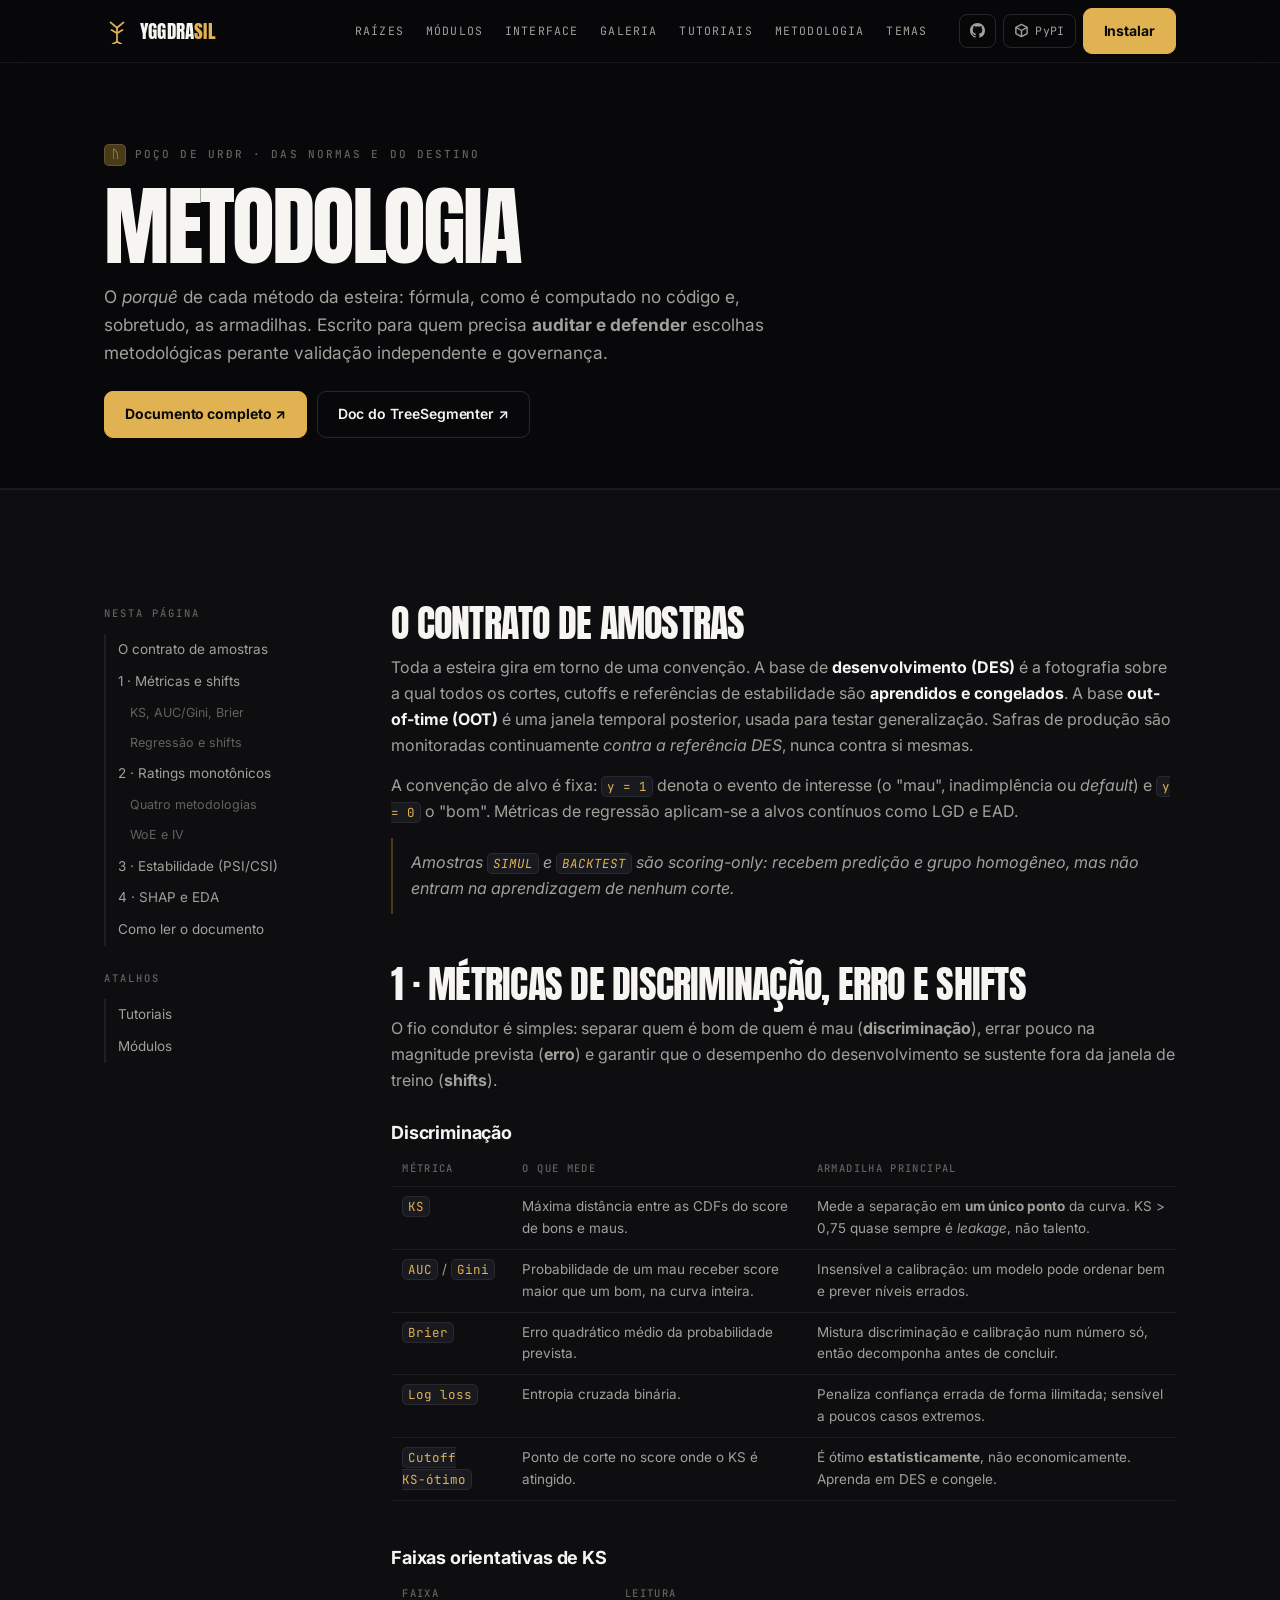
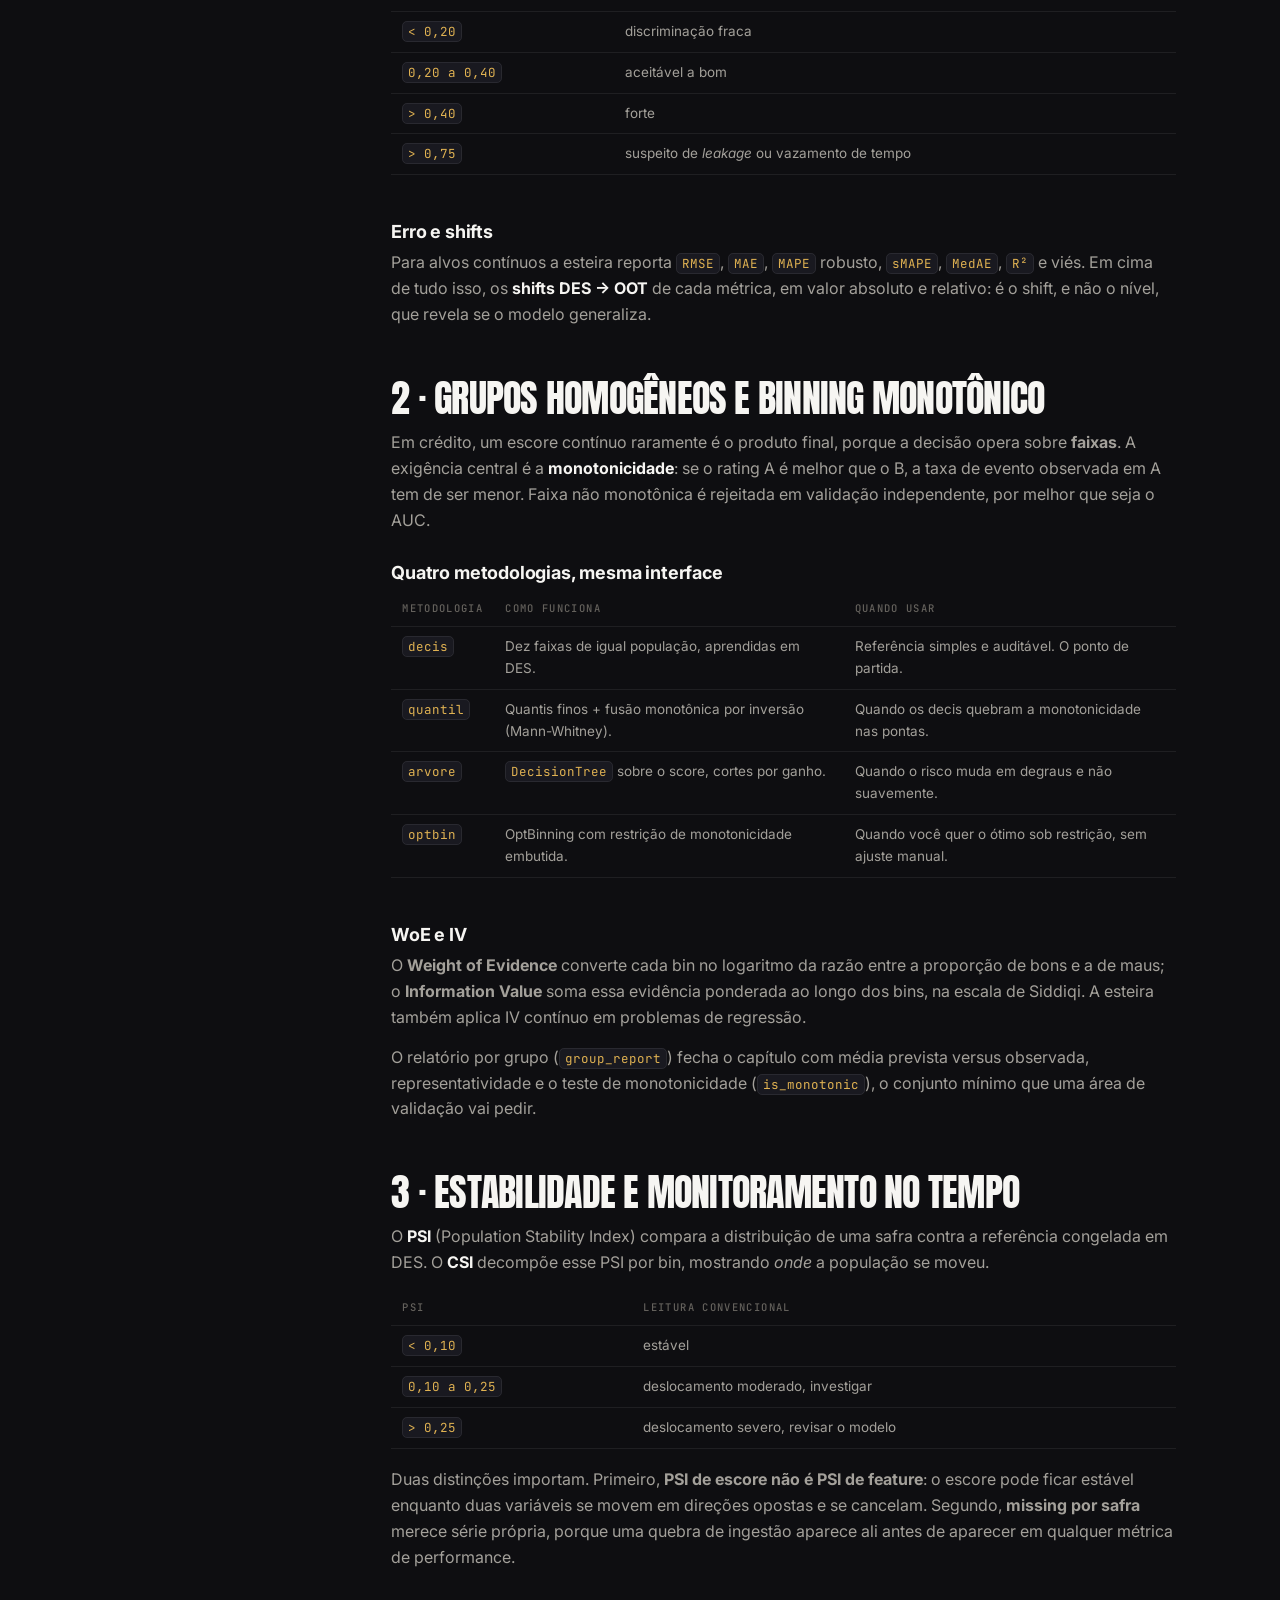
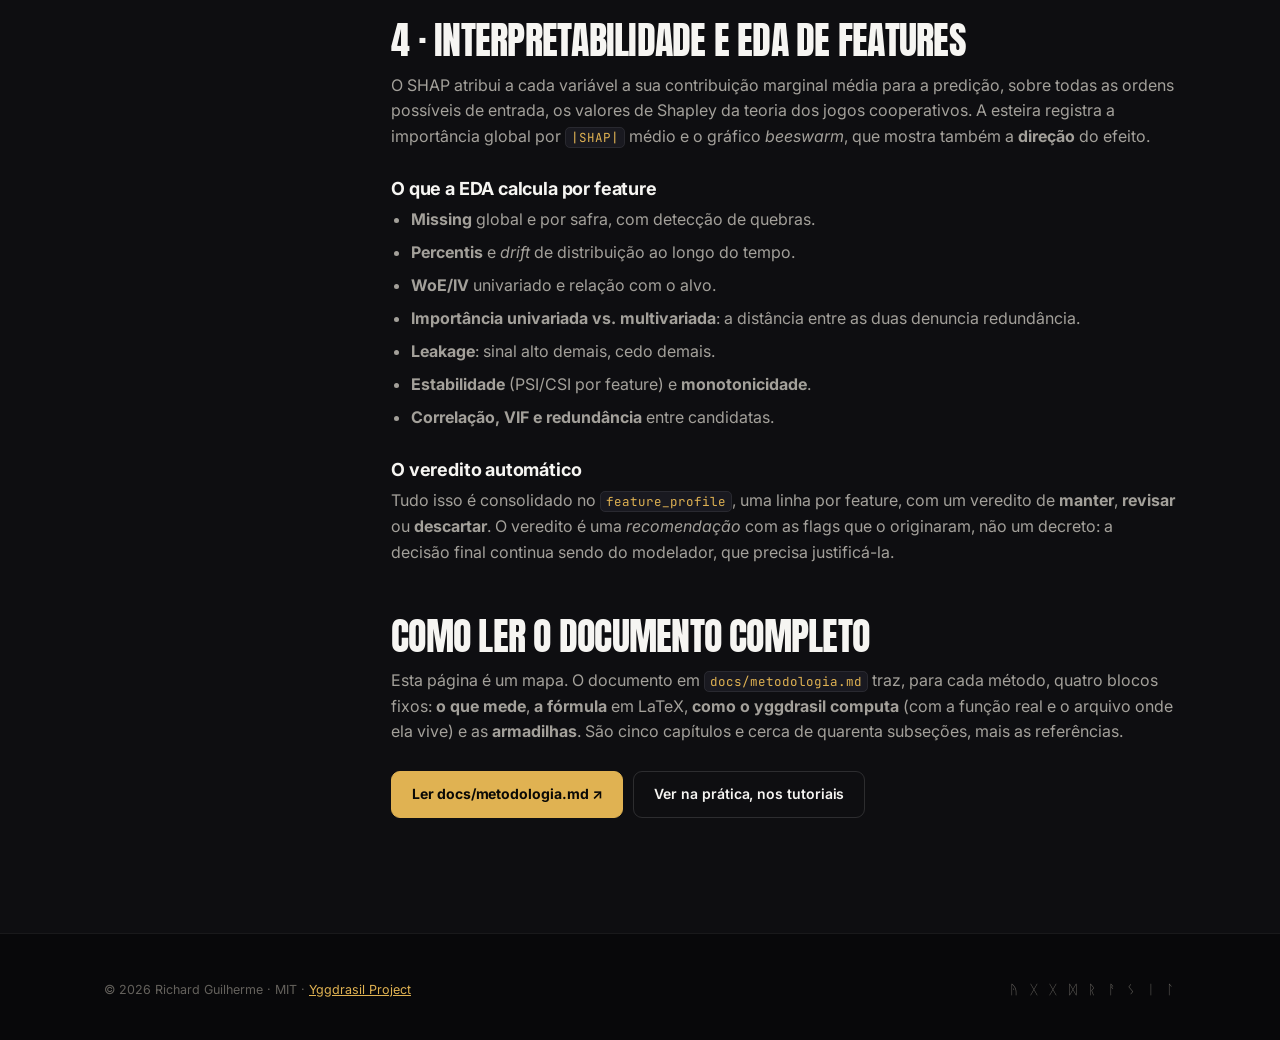
<file: metodologia.html>
<!doctype html>
<html lang="pt-BR">
<head>
<meta charset="utf-8">
<meta name="viewport" content="width=device-width, initial-scale=1">
<title>Metodologia · Yggdrasil Project</title>
<meta name="description" content="O porquê de cada método da esteira Yggdrasil: KS, AUC/Gini, shifts DES→OOT, ratings monotônicos, WoE/IV, PSI/CSI, SHAP e o veredito automático de EDA.">
<meta name="theme-color" content="#08080a">
<link rel="icon" href="favicon.ico" sizes="16x16 32x32 48x48">
<link rel="icon" href="assets/img/favicon.svg" type="image/svg+xml">
<link rel="apple-touch-icon" href="assets/img/apple-touch-icon.png">
<link rel="preconnect" href="https://fonts.googleapis.com">
<link rel="preconnect" href="https://fonts.gstatic.com" crossorigin>
<link href="https://fonts.googleapis.com/css2?family=Anton&family=Inter:wght@400;500;600;700&family=JetBrains+Mono:wght@400;500&display=swap" rel="stylesheet">
<link rel="stylesheet" href="assets/css/site.css">
</head>
<body>

<a class="skip" href="#main">Pular para o conteúdo</a>

<nav class="nav">
  <div class="wrap nav__in">
    <a class="brand" href="index.html">
      <svg class="brand__mark" viewBox="0 0 24 24" fill="none" stroke="currentColor" stroke-width="1.6" stroke-linecap="round" aria-hidden="true">
        <path d="M12 22V9"/><path d="M12 9 6 4"/><path d="m12 9 6-5"/><path d="M12 14 7 11"/><path d="m12 14 5-3"/>
        <path d="M12 22 8 24"/><path d="m12 22 4 2"/>
      </svg>
      <span class="brand__txt">Yggdra<span>sil</span></span>
    </a>
    <div class="nav__links" data-navlinks>
      <a href="index.html#raizes">Raízes</a>
      <a href="index.html#ramos">Módulos</a>
      <a href="index.html#interface">Interface</a>
      <a href="index.html#galeria">Galeria</a>
      <a href="tutoriais.html">Tutoriais</a>
      <a href="metodologia.html">Metodologia</a>
      <a href="index.html#mundos">Temas</a>
    </div>
    <div class="nav__cta">
      <a class="iconbtn" href="https://github.com/richardguilhermeds/Yggdrasil-Project" target="_blank" rel="noopener" aria-label="Repositório no GitHub">
        <svg viewBox="0 0 16 16" fill="currentColor" aria-hidden="true">
          <path d="M8 0C3.58 0 0 3.58 0 8c0 3.54 2.29 6.53 5.47 7.59.4.07.55-.17.55-.38 0-.19-.01-.82-.01-1.49-2.01.37-2.53-.49-2.69-.94-.09-.23-.48-.94-.82-1.13-.28-.15-.68-.52-.01-.53.63-.01 1.08.58 1.23.82.72 1.21 1.87.87 2.33.66.07-.52.28-.87.51-1.07-1.78-.2-3.64-.89-3.64-3.95 0-.87.31-1.59.82-2.15-.08-.2-.36-1.02.08-2.12 0 0 .67-.21 2.2.82.64-.18 1.32-.27 2-.27s1.36.09 2 .27c1.53-1.04 2.2-.82 2.2-.82.44 1.1.16 1.92.08 2.12.51.56.82 1.27.82 2.15 0 3.07-1.87 3.75-3.65 3.95.29.25.54.73.54 1.48 0 1.07-.01 1.93-.01 2.2 0 .21.15.46.55.38A8.01 8.01 0 0 0 16 8c0-4.42-3.58-8-8-8Z"/>
        </svg>
        <span class="n" data-stars-host hidden><span class="star">★</span> <span data-stars>0</span></span>
      </a>
      <a class="iconbtn iconbtn--pypi" href="https://pypi.org/project/yggdrasil-project/" target="_blank" rel="noopener" aria-label="Pacote no PyPI">
        <svg viewBox="0 0 16 16" fill="none" stroke="currentColor" stroke-width="1.5" stroke-linejoin="round" aria-hidden="true">
          <path d="M8 1.5 14 4.75v6.5L8 14.5 2 11.25v-6.5L8 1.5Z"/><path d="M2 4.75 8 8l6-3.25M8 8v6.5"/>
        </svg>
        <span class="n">PyPI</span>
      </a>
      <a class="btn btn--solid" href="index.html#instalacao">Instalar</a>
      <button class="nav__burger" data-burger aria-label="Abrir menu" aria-expanded="false">
        <svg width="16" height="16" viewBox="0 0 16 16" fill="none" stroke="currentColor" stroke-width="1.6"><path d="M2 4h12M2 8h12M2 12h12"/></svg>
      </button>
    </div>
  </div>
</nav>

<main id="main">

<header class="page-hero">
  <div class="wrap">
    <p class="eyebrow"><span class="rune" aria-hidden="true">ᚢ</span> Poço de Urðr · das normas e do destino</p>
    <h1>Metodologia</h1>
    <p class="lede">
      O <i>porquê</i> de cada método da esteira: fórmula, como é computado no código e, sobretudo,
      as armadilhas. Escrito para quem precisa <b>auditar e defender</b> escolhas metodológicas
      perante validação independente e governança.
    </p>
    <div class="hero__actions" style="margin-top:24px">
      <a class="btn btn--solid" href="https://github.com/richardguilhermeds/Yggdrasil-Project/blob/main/docs/metodologia.md" target="_blank" rel="noopener">Documento completo ↗</a>
      <a class="btn" href="https://github.com/richardguilhermeds/Yggdrasil-Project/blob/main/docs/credit-risk/tree-segmenter.md" target="_blank" rel="noopener">Doc do TreeSegmenter ↗</a>
    </div>
  </div>
</header>

<section class="section">
  <div class="wrap doc">

    <aside class="toc">
      <h4>Nesta página</h4>
      <a href="#contrato">O contrato de amostras</a>
      <a href="#c1">1 · Métricas e shifts</a>
      <a class="sub" href="#c1">KS, AUC/Gini, Brier</a>
      <a class="sub" href="#c1">Regressão e shifts</a>
      <a href="#c2">2 · Ratings monotônicos</a>
      <a class="sub" href="#c2">Quatro metodologias</a>
      <a class="sub" href="#c2">WoE e IV</a>
      <a href="#c3">3 · Estabilidade (PSI/CSI)</a>
      <a href="#c4">4 · SHAP e EDA</a>
      <a href="#leitura">Como ler o documento</a>
      <h4 style="margin-top:24px">Atalhos</h4>
      <a href="tutoriais.html">Tutoriais</a>
      <a href="index.html#ramos">Módulos</a>
    </aside>

    <div class="prose">

      <h2 id="contrato">O contrato de amostras</h2>
      <p>
        Toda a esteira gira em torno de uma convenção. A base de <strong>desenvolvimento (DES)</strong>
        é a fotografia sobre a qual todos os cortes, cutoffs e referências de estabilidade são
        <strong>aprendidos e congelados</strong>. A base <strong>out-of-time (OOT)</strong> é uma janela
        temporal posterior, usada para testar generalização. Safras de produção são monitoradas
        continuamente <em>contra a referência DES</em>, nunca contra si mesmas.
      </p>
      <p>
        A convenção de alvo é fixa: <code>y = 1</code> denota o evento de interesse (o "mau",
        inadimplência ou <i>default</i>) e <code>y = 0</code> o "bom". Métricas de regressão aplicam-se
        a alvos contínuos como LGD e EAD.
      </p>
      <blockquote>
        Amostras <code>SIMUL</code> e <code>BACKTEST</code> são <i>scoring-only</i>: recebem predição e
        grupo homogêneo, mas não entram na aprendizagem de nenhum corte.
      </blockquote>

      <h2 id="c1">1 · Métricas de discriminação, erro e shifts</h2>
      <p>
        O fio condutor é simples: separar quem é bom de quem é mau (<b>discriminação</b>), errar pouco
        na magnitude prevista (<b>erro</b>) e garantir que o desempenho do desenvolvimento se sustente
        fora da janela de treino (<b>shifts</b>).
      </p>

      <h3>Discriminação</h3>
      <div class="scroll-x">
      <table>
        <tr><th>métrica</th><th>o que mede</th><th>armadilha principal</th></tr>
        <tr><td><code>KS</code></td><td>Máxima distância entre as CDFs do score de bons e maus.</td><td>Mede a separação em <b>um único ponto</b> da curva. KS &gt; 0,75 quase sempre é <i>leakage</i>, não talento.</td></tr>
        <tr><td><code>AUC</code> / <code>Gini</code></td><td>Probabilidade de um mau receber score maior que um bom, na curva inteira.</td><td>Insensível a calibração: um modelo pode ordenar bem e prever níveis errados.</td></tr>
        <tr><td><code>Brier</code></td><td>Erro quadrático médio da probabilidade prevista.</td><td>Mistura discriminação e calibração num número só, então decomponha antes de concluir.</td></tr>
        <tr><td><code>Log loss</code></td><td>Entropia cruzada binária.</td><td>Penaliza confiança errada de forma ilimitada; sensível a poucos casos extremos.</td></tr>
        <tr><td><code>Cutoff KS-ótimo</code></td><td>Ponto de corte no score onde o KS é atingido.</td><td>É ótimo <b>estatisticamente</b>, não economicamente. Aprenda em DES e congele.</td></tr>
      </table>
      </div>

      <h3>Faixas orientativas de KS</h3>
      <div class="scroll-x">
      <table>
        <tr><th>faixa</th><th>leitura</th></tr>
        <tr><td><code>&lt; 0,20</code></td><td>discriminação fraca</td></tr>
        <tr><td><code>0,20 a 0,40</code></td><td>aceitável a bom</td></tr>
        <tr><td><code>&gt; 0,40</code></td><td>forte</td></tr>
        <tr><td><code>&gt; 0,75</code></td><td>suspeito de <i>leakage</i> ou vazamento de tempo</td></tr>
      </table>
      </div>

      <h3>Erro e shifts</h3>
      <p>
        Para alvos contínuos a esteira reporta <code>RMSE</code>, <code>MAE</code>, <code>MAPE</code>
        robusto, <code>sMAPE</code>, <code>MedAE</code>, <code>R²</code> e viés. Em cima de tudo isso,
        os <strong>shifts DES → OOT</strong> de cada métrica, em valor absoluto e relativo: é o shift,
        e não o nível, que revela se o modelo generaliza.
      </p>

      <h2 id="c2">2 · Grupos homogêneos e binning monotônico</h2>
      <p>
        Em crédito, um escore contínuo raramente é o produto final, porque a decisão opera sobre
        <b>faixas</b>. A exigência central é a <strong>monotonicidade</strong>: se o rating A é melhor
        que o B, a taxa de evento observada em A tem de ser menor. Faixa não monotônica é rejeitada em
        validação independente, por melhor que seja o AUC.
      </p>

      <h3>Quatro metodologias, mesma interface</h3>
      <div class="scroll-x">
      <table>
        <tr><th>metodologia</th><th>como funciona</th><th>quando usar</th></tr>
        <tr><td><code>decis</code></td><td>Dez faixas de igual população, aprendidas em DES.</td><td>Referência simples e auditável. O ponto de partida.</td></tr>
        <tr><td><code>quantil</code></td><td>Quantis finos + fusão monotônica por inversão (Mann-Whitney).</td><td>Quando os decis quebram a monotonicidade nas pontas.</td></tr>
        <tr><td><code>arvore</code></td><td><code>DecisionTree</code> sobre o score, cortes por ganho.</td><td>Quando o risco muda em degraus e não suavemente.</td></tr>
        <tr><td><code>optbin</code></td><td>OptBinning com restrição de monotonicidade embutida.</td><td>Quando você quer o ótimo sob restrição, sem ajuste manual.</td></tr>
      </table>
      </div>

      <h3>WoE e IV</h3>
      <p>
        O <b>Weight of Evidence</b> converte cada bin no logaritmo da razão entre a proporção de bons e
        a de maus; o <b>Information Value</b> soma essa evidência ponderada ao longo dos bins, na escala
        de Siddiqi. A esteira também aplica IV contínuo em problemas de regressão.
      </p>
      <p>
        O relatório por grupo (<code>group_report</code>) fecha o capítulo com média prevista versus
        observada, representatividade e o teste de monotonicidade (<code>is_monotonic</code>), o
        conjunto mínimo que uma área de validação vai pedir.
      </p>

      <h2 id="c3">3 · Estabilidade e monitoramento no tempo</h2>
      <p>
        O <strong>PSI</strong> (Population Stability Index) compara a distribuição de uma safra contra
        a referência congelada em DES. O <strong>CSI</strong> decompõe esse PSI por bin, mostrando
        <i>onde</i> a população se moveu.
      </p>
      <div class="scroll-x">
      <table>
        <tr><th>PSI</th><th>leitura convencional</th></tr>
        <tr><td><code>&lt; 0,10</code></td><td>estável</td></tr>
        <tr><td><code>0,10 a 0,25</code></td><td>deslocamento moderado, investigar</td></tr>
        <tr><td><code>&gt; 0,25</code></td><td>deslocamento severo, revisar o modelo</td></tr>
      </table>
      </div>
      <p>
        Duas distinções importam. Primeiro, <b>PSI de escore não é PSI de feature</b>: o escore pode
        ficar estável enquanto duas variáveis se movem em direções opostas e se cancelam. Segundo,
        <b>missing por safra</b> merece série própria, porque uma quebra de ingestão aparece ali antes de
        aparecer em qualquer métrica de performance.
      </p>

      <h2 id="c4">4 · Interpretabilidade e EDA de features</h2>
      <p>
        O SHAP atribui a cada variável a sua contribuição marginal média para a predição, sobre todas
        as ordens possíveis de entrada, os valores de Shapley da teoria dos jogos cooperativos. A
        esteira registra a importância global por <code>|SHAP|</code> médio e o gráfico
        <i>beeswarm</i>, que mostra também a <b>direção</b> do efeito.
      </p>

      <h3>O que a EDA calcula por feature</h3>
      <ul>
        <li><b>Missing</b> global e por safra, com detecção de quebras.</li>
        <li><b>Percentis</b> e <i>drift</i> de distribuição ao longo do tempo.</li>
        <li><b>WoE/IV</b> univariado e relação com o alvo.</li>
        <li><b>Importância univariada vs. multivariada</b>: a distância entre as duas denuncia redundância.</li>
        <li><b>Leakage</b>: sinal alto demais, cedo demais.</li>
        <li><b>Estabilidade</b> (PSI/CSI por feature) e <b>monotonicidade</b>.</li>
        <li><b>Correlação, VIF e redundância</b> entre candidatas.</li>
      </ul>

      <h3>O veredito automático</h3>
      <p>
        Tudo isso é consolidado no <code>feature_profile</code>, uma linha por feature, com um
        veredito de <b>manter</b>, <b>revisar</b> ou <b>descartar</b>. O veredito é uma
        <i>recomendação</i> com as flags que o originaram, não um decreto: a decisão final continua
        sendo do modelador, que precisa justificá-la.
      </p>

      <h2 id="leitura">Como ler o documento completo</h2>
      <p>
        Esta página é um mapa. O documento em <code>docs/metodologia.md</code> traz, para cada método,
        quatro blocos fixos: <b>o que mede</b>, <b>a fórmula</b> em LaTeX, <b>como o yggdrasil computa</b>
        (com a função real e o arquivo onde ela vive) e as <b>armadilhas</b>. São cinco capítulos e
        cerca de quarenta subseções, mais as referências.
      </p>

      <div class="hero__actions" style="margin-top:26px">
        <a class="btn btn--solid" href="https://github.com/richardguilhermeds/Yggdrasil-Project/blob/main/docs/metodologia.md" target="_blank" rel="noopener">Ler docs/metodologia.md ↗</a>
        <a class="btn" href="tutoriais.html">Ver na prática, nos tutoriais</a>
      </div>

    </div>
  </div>
</section>

</main>

<footer class="foot">
  <div class="wrap">
    <div class="foot__bot" style="margin-top:0;padding-top:0;border-top:0">
      <span>© 2026 Richard Guilherme · MIT · <a href="index.html" style="color:var(--accent)">Yggdrasil Project</a></span>
      <span class="mono" style="letter-spacing:.14em">ᚤ ᚷ ᚷ ᛞ ᚱ ᚨ ᛊ ᛁ ᛚ</span>
    </div>
  </div>
</footer>

<script src="assets/js/site.js" defer></script>
</body>
</html>
</file>
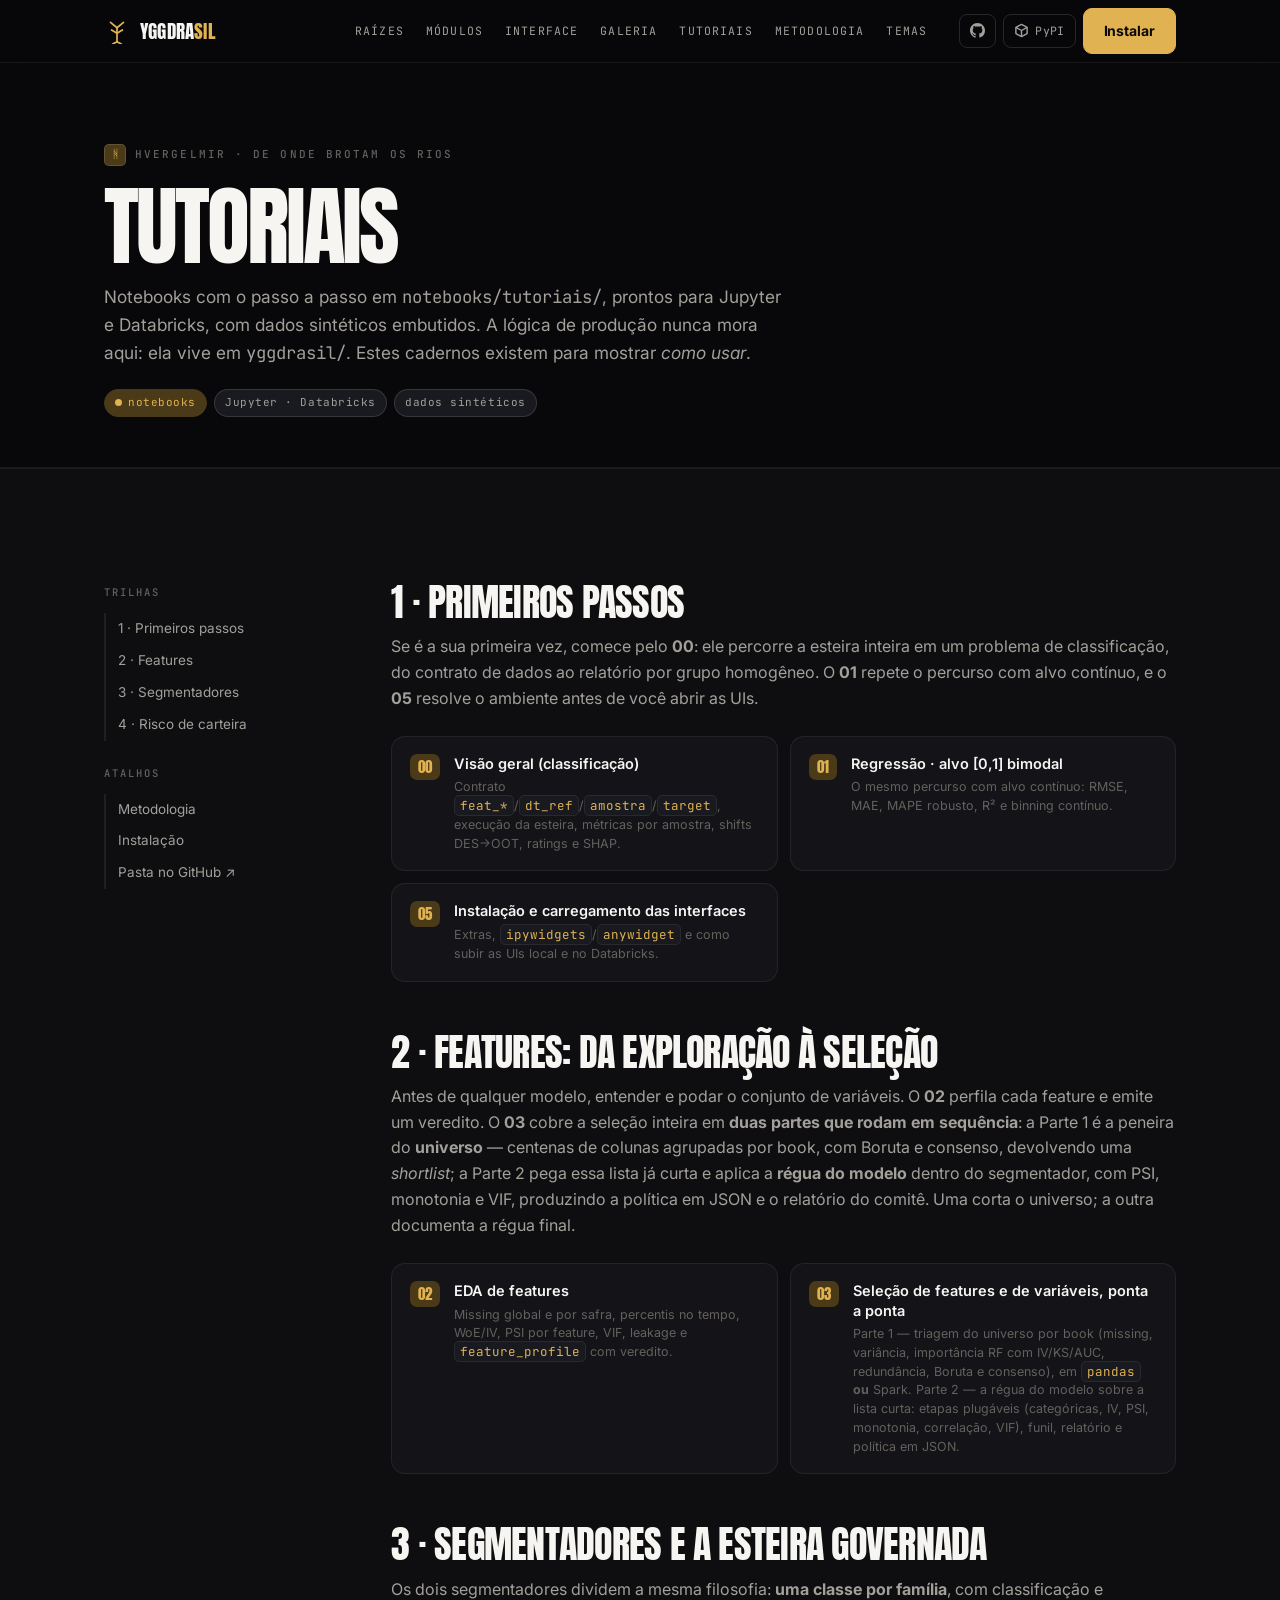
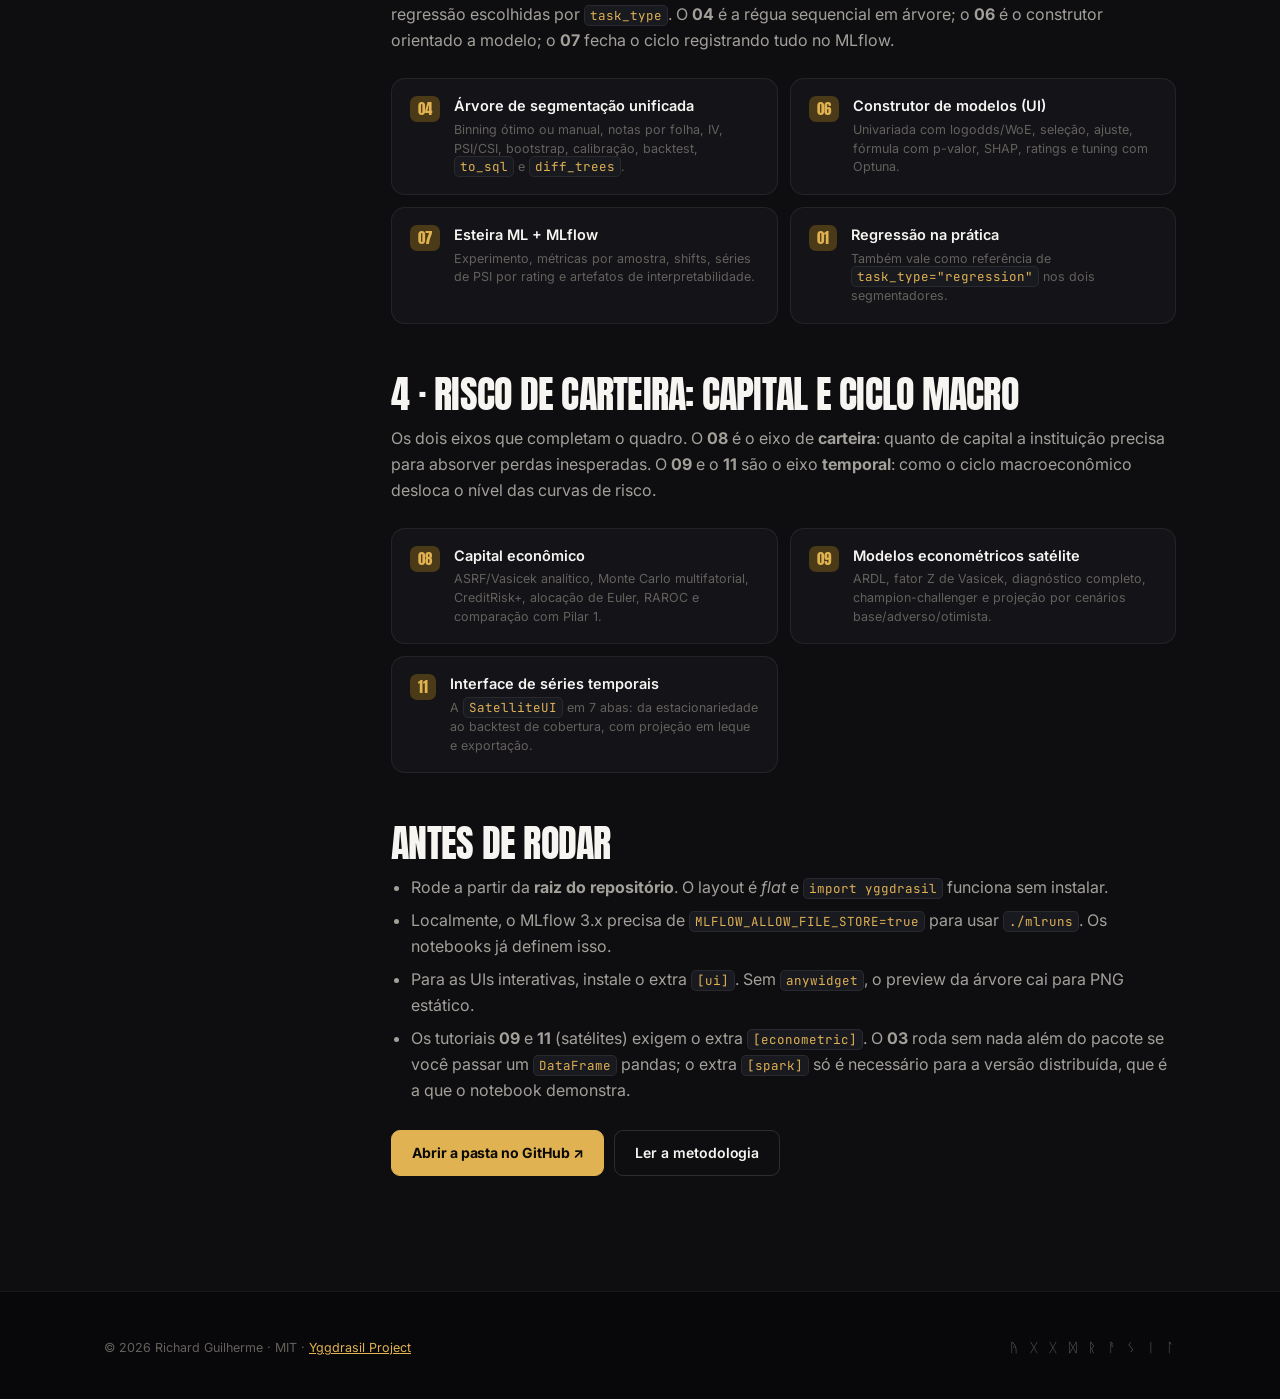
<file: tutoriais.html>
<!doctype html>
<html lang="pt-BR">
<head>
<meta charset="utf-8">
<meta name="viewport" content="width=device-width, initial-scale=1">
<title>Tutoriais · Yggdrasil Project</title>
<meta name="description" content="Notebooks com o passo a passo do Yggdrasil Project: esteira de ML, EDA, seleção de features e de variáveis, segmentadores, capital econômico e modelos econométricos satélite.">
<meta name="theme-color" content="#08080a">
<link rel="icon" href="favicon.ico" sizes="16x16 32x32 48x48">
<link rel="icon" href="assets/img/favicon.svg" type="image/svg+xml">
<link rel="apple-touch-icon" href="assets/img/apple-touch-icon.png">
<link rel="preconnect" href="https://fonts.googleapis.com">
<link rel="preconnect" href="https://fonts.gstatic.com" crossorigin>
<link href="https://fonts.googleapis.com/css2?family=Anton&family=Inter:wght@400;500;600;700&family=JetBrains+Mono:wght@400;500&display=swap" rel="stylesheet">
<link rel="stylesheet" href="assets/css/site.css">
</head>
<body>

<a class="skip" href="#main">Pular para o conteúdo</a>

<nav class="nav">
  <div class="wrap nav__in">
    <a class="brand" href="index.html">
      <svg class="brand__mark" viewBox="0 0 24 24" fill="none" stroke="currentColor" stroke-width="1.6" stroke-linecap="round" aria-hidden="true">
        <path d="M12 22V9"/><path d="M12 9 6 4"/><path d="m12 9 6-5"/><path d="M12 14 7 11"/><path d="m12 14 5-3"/>
        <path d="M12 22 8 24"/><path d="m12 22 4 2"/>
      </svg>
      <span class="brand__txt">Yggdra<span>sil</span></span>
    </a>
    <div class="nav__links" data-navlinks>
      <a href="index.html#raizes">Raízes</a>
      <a href="index.html#ramos">Módulos</a>
      <a href="index.html#interface">Interface</a>
      <a href="index.html#galeria">Galeria</a>
      <a href="tutoriais.html">Tutoriais</a>
      <a href="metodologia.html">Metodologia</a>
      <a href="index.html#mundos">Temas</a>
    </div>
    <div class="nav__cta">
      <a class="iconbtn" href="https://github.com/richardguilhermeds/Yggdrasil-Project" target="_blank" rel="noopener" aria-label="Repositório no GitHub">
        <svg viewBox="0 0 16 16" fill="currentColor" aria-hidden="true">
          <path d="M8 0C3.58 0 0 3.58 0 8c0 3.54 2.29 6.53 5.47 7.59.4.07.55-.17.55-.38 0-.19-.01-.82-.01-1.49-2.01.37-2.53-.49-2.69-.94-.09-.23-.48-.94-.82-1.13-.28-.15-.68-.52-.01-.53.63-.01 1.08.58 1.23.82.72 1.21 1.87.87 2.33.66.07-.52.28-.87.51-1.07-1.78-.2-3.64-.89-3.64-3.95 0-.87.31-1.59.82-2.15-.08-.2-.36-1.02.08-2.12 0 0 .67-.21 2.2.82.64-.18 1.32-.27 2-.27s1.36.09 2 .27c1.53-1.04 2.2-.82 2.2-.82.44 1.1.16 1.92.08 2.12.51.56.82 1.27.82 2.15 0 3.07-1.87 3.75-3.65 3.95.29.25.54.73.54 1.48 0 1.07-.01 1.93-.01 2.2 0 .21.15.46.55.38A8.01 8.01 0 0 0 16 8c0-4.42-3.58-8-8-8Z"/>
        </svg>
        <span class="n" data-stars-host hidden><span class="star">★</span> <span data-stars>0</span></span>
      </a>
      <a class="iconbtn iconbtn--pypi" href="https://pypi.org/project/yggdrasil-project/" target="_blank" rel="noopener" aria-label="Pacote no PyPI">
        <svg viewBox="0 0 16 16" fill="none" stroke="currentColor" stroke-width="1.5" stroke-linejoin="round" aria-hidden="true">
          <path d="M8 1.5 14 4.75v6.5L8 14.5 2 11.25v-6.5L8 1.5Z"/><path d="M2 4.75 8 8l6-3.25M8 8v6.5"/>
        </svg>
        <span class="n">PyPI</span>
      </a>
      <a class="btn btn--solid" href="index.html#instalacao">Instalar</a>
      <button class="nav__burger" data-burger aria-label="Abrir menu" aria-expanded="false">
        <svg width="16" height="16" viewBox="0 0 16 16" fill="none" stroke="currentColor" stroke-width="1.6"><path d="M2 4h12M2 8h12M2 12h12"/></svg>
      </button>
    </div>
  </div>
</nav>

<main id="main">

<header class="page-hero">
  <div class="wrap">
    <p class="eyebrow"><span class="rune" aria-hidden="true">ᚻ</span> Hvergelmir · de onde brotam os rios</p>
    <h1>Tutoriais</h1>
    <p class="lede">
      Notebooks com o passo a passo em <code>notebooks/tutoriais/</code>, prontos para Jupyter e
      Databricks, com dados sintéticos embutidos. A lógica de produção nunca mora aqui: ela vive em
      <code>yggdrasil/</code>. Estes cadernos existem para mostrar <i>como usar</i>.
    </p>
    <div class="hero__chips" style="margin-top:22px">
      <span class="chip chip--accent"><span class="dot"></span>notebooks</span>
      <span class="chip">Jupyter · Databricks</span>
      <span class="chip">dados sintéticos</span>
    </div>
  </div>
</header>

<section class="section">
  <div class="wrap doc">

    <aside class="toc">
      <h4>Trilhas</h4>
      <a href="#trilha-1">1 · Primeiros passos</a>
      <a href="#trilha-2">2 · Features</a>
      <a href="#trilha-3">3 · Segmentadores</a>
      <a href="#trilha-4">4 · Risco de carteira</a>
      <h4 style="margin-top:24px">Atalhos</h4>
      <a href="metodologia.html">Metodologia</a>
      <a href="index.html#instalacao">Instalação</a>
      <a href="https://github.com/richardguilhermeds/Yggdrasil-Project/tree/main/notebooks/tutoriais" target="_blank" rel="noopener">Pasta no GitHub ↗</a>
    </aside>

    <div class="prose">

      <h2 id="trilha-1">1 · Primeiros passos</h2>
      <p>
        Se é a sua primeira vez, comece pelo <b>00</b>: ele percorre a esteira inteira em um problema
        de classificação, do contrato de dados ao relatório por grupo homogêneo. O <b>01</b> repete o
        percurso com alvo contínuo, e o <b>05</b> resolve o ambiente antes de você abrir as UIs.
      </p>

      <div class="tuts" style="margin-top:24px">
        <a class="card tut" href="https://github.com/richardguilhermeds/Yggdrasil-Project/blob/main/notebooks/tutoriais/00_tutorial_yggdrasil.ipynb" target="_blank" rel="noopener">
          <span class="tut__no">00</span><span><b class="tut__t">Visão geral (classificação)</b><span class="tut__d">Contrato <code>feat_*</code>/<code>dt_ref</code>/<code>amostra</code>/<code>target</code>, execução da esteira, métricas por amostra, shifts DES→OOT, ratings e SHAP.</span></span></a>
        <a class="card tut" href="https://github.com/richardguilhermeds/Yggdrasil-Project/blob/main/notebooks/tutoriais/01_tutorial_lgd.ipynb" target="_blank" rel="noopener">
          <span class="tut__no">01</span><span><b class="tut__t">Regressão · alvo [0,1] bimodal</b><span class="tut__d">O mesmo percurso com alvo contínuo: RMSE, MAE, MAPE robusto, R² e binning contínuo.</span></span></a>
        <a class="card tut" href="https://github.com/richardguilhermeds/Yggdrasil-Project/blob/main/notebooks/tutoriais/05_tutorial_instalacao_e_interfaces.ipynb" target="_blank" rel="noopener">
          <span class="tut__no">05</span><span><b class="tut__t">Instalação e carregamento das interfaces</b><span class="tut__d">Extras, <code>ipywidgets</code>/<code>anywidget</code> e como subir as UIs local e no Databricks.</span></span></a>
      </div>

      <h2 id="trilha-2">2 · Features: da exploração à seleção</h2>
      <p>
        Antes de qualquer modelo, entender e podar o conjunto de variáveis. O <b>02</b> perfila cada
        feature e emite um veredito. O <b>03</b> cobre a seleção inteira em <b>duas partes que rodam
        em sequência</b>: a Parte 1 é a peneira do <b>universo</b> — centenas de colunas agrupadas
        por book, com Boruta e consenso, devolvendo uma <i>shortlist</i>; a Parte 2 pega essa lista
        já curta e aplica a <b>régua do modelo</b> dentro do segmentador, com PSI, monotonia e VIF,
        produzindo a política em JSON e o relatório do comitê. Uma corta o universo; a outra
        documenta a régua final.
      </p>

      <div class="tuts" style="margin-top:24px">
        <a class="card tut" href="https://github.com/richardguilhermeds/Yggdrasil-Project/blob/main/notebooks/tutoriais/02_tutorial_eda_features.ipynb" target="_blank" rel="noopener">
          <span class="tut__no">02</span><span><b class="tut__t">EDA de features</b><span class="tut__d">Missing global e por safra, percentis no tempo, WoE/IV, PSI por feature, VIF, leakage e <code>feature_profile</code> com veredito.</span></span></a>
        <a class="card tut" href="https://github.com/richardguilhermeds/Yggdrasil-Project/blob/main/notebooks/tutoriais/03_tutorial_feature_selection.ipynb" target="_blank" rel="noopener">
          <span class="tut__no">03</span><span><b class="tut__t">Seleção de features e de variáveis, ponta a ponta</b><span class="tut__d">Parte 1 — triagem do universo por book (missing, variância, importância RF com IV/KS/AUC, redundância, Boruta e consenso), em <code>pandas</code> <b>ou</b> Spark. Parte 2 — a régua do modelo sobre a lista curta: etapas plugáveis (categóricas, IV, PSI, monotonia, correlação, VIF), funil, relatório e política em JSON.</span></span></a>
      </div>

      <h2 id="trilha-3">3 · Segmentadores e a esteira governada</h2>
      <p>
        Os dois segmentadores dividem a mesma filosofia: <b>uma classe por família</b>, com
        classificação e regressão escolhidas por <code>task_type</code>. O <b>04</b> é a régua
        sequencial em árvore; o <b>06</b> é o construtor orientado a modelo; o <b>07</b> fecha o ciclo
        registrando tudo no MLflow.
      </p>

      <div class="tuts" style="margin-top:24px">
        <a class="card tut" href="https://github.com/richardguilhermeds/Yggdrasil-Project/blob/main/notebooks/tutoriais/04_tutorial_tree_segmenter.ipynb" target="_blank" rel="noopener">
          <span class="tut__no">04</span><span><b class="tut__t">Árvore de segmentação unificada</b><span class="tut__d">Binning ótimo ou manual, notas por folha, IV, PSI/CSI, bootstrap, calibração, backtest, <code>to_sql</code> e <code>diff_trees</code>.</span></span></a>
        <a class="card tut" href="https://github.com/richardguilhermeds/Yggdrasil-Project/blob/main/notebooks/tutoriais/06_tutorial_model_segmenter.ipynb" target="_blank" rel="noopener">
          <span class="tut__no">06</span><span><b class="tut__t">Construtor de modelos (UI)</b><span class="tut__d">Univariada com logodds/WoE, seleção, ajuste, fórmula com p-valor, SHAP, ratings e tuning com Optuna.</span></span></a>
        <a class="card tut" href="https://github.com/richardguilhermeds/Yggdrasil-Project/blob/main/notebooks/tutoriais/07_tutorial_esteira_ml_mlflow.ipynb" target="_blank" rel="noopener">
          <span class="tut__no">07</span><span><b class="tut__t">Esteira ML + MLflow</b><span class="tut__d">Experimento, métricas por amostra, shifts, séries de PSI por rating e artefatos de interpretabilidade.</span></span></a>
        <a class="card tut" href="https://github.com/richardguilhermeds/Yggdrasil-Project/blob/main/notebooks/tutoriais/01_tutorial_lgd.ipynb" target="_blank" rel="noopener">
          <span class="tut__no">01</span><span><b class="tut__t">Regressão na prática</b><span class="tut__d">Também vale como referência de <code>task_type="regression"</code> nos dois segmentadores.</span></span></a>
      </div>

      <h2 id="trilha-4">4 · Risco de carteira: capital e ciclo macro</h2>
      <p>
        Os dois eixos que completam o quadro. O <b>08</b> é o eixo de <b>carteira</b>: quanto de
        capital a instituição precisa para absorver perdas inesperadas. O <b>09</b> e o <b>11</b> são
        o eixo <b>temporal</b>: como o ciclo macroeconômico desloca o nível das curvas de risco.
      </p>

      <div class="tuts" style="margin-top:24px">
        <a class="card tut" href="https://github.com/richardguilhermeds/Yggdrasil-Project/blob/main/notebooks/tutoriais/08_tutorial_capital_economico.ipynb" target="_blank" rel="noopener">
          <span class="tut__no">08</span><span><b class="tut__t">Capital econômico</b><span class="tut__d">ASRF/Vasicek analítico, Monte Carlo multifatorial, CreditRisk+, alocação de Euler, RAROC e comparação com Pilar 1.</span></span></a>
        <a class="card tut" href="https://github.com/richardguilhermeds/Yggdrasil-Project/blob/main/notebooks/tutoriais/09_tutorial_modelos_econometricos.ipynb" target="_blank" rel="noopener">
          <span class="tut__no">09</span><span><b class="tut__t">Modelos econométricos satélite</b><span class="tut__d">ARDL, fator Z de Vasicek, diagnóstico completo, champion-challenger e projeção por cenários base/adverso/otimista.</span></span></a>
        <a class="card tut" href="https://github.com/richardguilhermeds/Yggdrasil-Project/blob/main/notebooks/tutoriais/11_tutorial_interface_series_temporais.ipynb" target="_blank" rel="noopener">
          <span class="tut__no">11</span><span><b class="tut__t">Interface de séries temporais</b><span class="tut__d">A <code>SatelliteUI</code> em 7 abas: da estacionariedade ao backtest de cobertura, com projeção em leque e exportação.</span></span></a>
      </div>

      <h2>Antes de rodar</h2>
      <ul>
        <li>Rode a partir da <b>raiz do repositório</b>. O layout é <i>flat</i> e <code>import yggdrasil</code> funciona sem instalar.</li>
        <li>Localmente, o MLflow 3.x precisa de <code>MLFLOW_ALLOW_FILE_STORE=true</code> para usar <code>./mlruns</code>. Os notebooks já definem isso.</li>
        <li>Para as UIs interativas, instale o extra <code>[ui]</code>. Sem <code>anywidget</code>, o preview da árvore cai para PNG estático.</li>
        <li>Os tutoriais <b>09</b> e <b>11</b> (satélites) exigem o extra <code>[econometric]</code>. O <b>03</b> roda sem nada além do pacote se você passar um <code>DataFrame</code> pandas; o extra <code>[spark]</code> só é necessário para a versão distribuída, que é a que o notebook demonstra.</li>
      </ul>

      <div class="hero__actions" style="margin-top:26px">
        <a class="btn btn--solid" href="https://github.com/richardguilhermeds/Yggdrasil-Project/tree/main/notebooks/tutoriais" target="_blank" rel="noopener">Abrir a pasta no GitHub ↗</a>
        <a class="btn" href="metodologia.html">Ler a metodologia</a>
      </div>

    </div>
  </div>
</section>

</main>

<footer class="foot">
  <div class="wrap">
    <div class="foot__bot" style="margin-top:0;padding-top:0;border-top:0">
      <span>© 2026 Richard Guilherme · MIT · <a href="index.html" style="color:var(--accent)">Yggdrasil Project</a></span>
      <span class="mono" style="letter-spacing:.14em">ᚤ ᚷ ᚷ ᛞ ᚱ ᚨ ᛊ ᛁ ᛚ</span>
    </div>
  </div>
</footer>

<script src="assets/js/site.js" defer></script>
</body>
</html>
</file>
<file: assets/css/site.css>
/* ============================================================================
   Yggdrasil Project · sistema visual
   Tokens semânticos + 9 temas ("os Nove Mundos"). Nunca use hex fixo no HTML:
   tudo passa por var(--…) para que a troca de mundo recolora a página inteira.
   ========================================================================== */

/* ---------- tema padrão: ÁSGARD (escuro, ouro) ---------- */
:root {
  --accent:        #e0b252;
  --accent-2:      #f0cd85;
  --accent-dim:    #4a3a17;
  --accent-on:     #0a0906;
  --accent-glow:   rgba(224, 178, 82, 0.18);

  --frame:  #08080a;
  --bg:     #0e0e11;
  --card:   #131318;
  --card-2: #191920;

  --ink:      #f6f5f2;
  --ink-dim:  #a3a09a;
  --ink-mute: #64615c;

  --line:   rgba(255, 255, 255, 0.07);
  --line-2: rgba(255, 255, 255, 0.13);
  --hatch:  rgba(255, 255, 255, 0.035);

  --ok:   #3ad17a;
  --warn: #f5b544;
  --bad:  #e2585f;
  --info: #5ab6e0;

  --shadow: 0 24px 60px -28px rgba(0, 0, 0, 0.9);

  /* layout */
  --container: 1200px;
  --gutter: clamp(20px, 5vw, 76px);
  --radius: 14px;
  --ease: cubic-bezier(0.16, 1, 0.3, 1);

  color-scheme: dark;
}

/* ---------- MIDGARD · floresta ---------- */
[data-world="midgard"] {
  --accent: #48d17f; --accent-2: #8fe8b3; --accent-dim: #1c4530;
  --accent-on: #04120a; --accent-glow: rgba(72, 209, 127, 0.16);
  --frame: #050807; --bg: #0b100d; --card: #101613; --card-2: #161e1a;
  --ink: #f0f5f1; --ink-dim: #98a89e; --ink-mute: #5c6a61;
  color-scheme: dark;
}

/* ---------- NIFLHEIM · névoa e gelo ---------- */
[data-world="niflheim"] {
  --accent: #6fd6ea; --accent-2: #a9e9f5; --accent-dim: #17414c;
  --accent-on: #041116; --accent-glow: rgba(111, 214, 234, 0.16);
  --frame: #04080b; --bg: #0a1015; --card: #0f161c; --card-2: #151e26;
  --ink: #eef5f8; --ink-dim: #93a5b0; --ink-mute: #59686f;
  color-scheme: dark;
}

/* ---------- MUSPELHEIM · brasa ---------- */
[data-world="muspelheim"] {
  --accent: #ff7a45; --accent-2: #ffab7f; --accent-dim: #521f0c;
  --accent-on: #150501; --accent-glow: rgba(255, 122, 69, 0.18);
  --frame: #0a0503; --bg: #120a06; --card: #18100b; --card-2: #201510;
  --ink: #fbf1ea; --ink-dim: #b09689; --ink-mute: #6d5a50;
  color-scheme: dark;
}

/* ---------- JÖTUNHEIM · pedra e ventania ---------- */
[data-world="jotunheim"] {
  --accent: #86aede; --accent-2: #b8d0ef; --accent-dim: #21344b;
  --accent-on: #060b12; --accent-glow: rgba(134, 174, 222, 0.15);
  --frame: #06080b; --bg: #0d1116; --card: #12171d; --card-2: #181f27;
  --ink: #eef1f5; --ink-dim: #98a2ae; --ink-mute: #5c6570;
  color-scheme: dark;
}

/* ---------- SVARTÁLFHEIM · a forja dos anões ---------- */
[data-world="svartalfheim"] {
  --accent: #b193fb; --accent-2: #cdbaff; --accent-dim: #2f2352;
  --accent-on: #0a0616; --accent-glow: rgba(177, 147, 251, 0.16);
  --frame: #07060b; --bg: #0d0b13; --card: #121019; --card-2: #191621;
  --ink: #f2effa; --ink-dim: #9e98ae; --ink-mute: #635e70;
  color-scheme: dark;
}

/* ---------- HELHEIM · alto contraste ---------- */
[data-world="helheim"] {
  --accent: #e8636b; --accent-2: #f39aa0; --accent-dim: #4a1a1e;
  --accent-on: #120304; --accent-glow: rgba(232, 99, 107, 0.16);
  --frame: #000000; --bg: #070707; --card: #0c0c0d; --card-2: #131314;
  --ink: #ffffff; --ink-dim: #9c9c9e; --ink-mute: #5e5e60;
  --line: rgba(255, 255, 255, 0.1); --line-2: rgba(255, 255, 255, 0.18);
  color-scheme: dark;
}

/* ---------- ÁLFHEIM · claro, luz dos elfos ---------- */
[data-world="alfheim"] {
  --accent: #6f4ecc; --accent-2: #5537b3; --accent-dim: #e2daf8;
  --accent-on: #ffffff; --accent-glow: rgba(111, 78, 204, 0.14);
  --frame: #ece9f4; --bg: #f8f6fd; --card: #ffffff; --card-2: #f3f0fa;
  --ink: #1b1726; --ink-dim: #5f5875; --ink-mute: #918ba3;
  --line: rgba(27, 23, 38, 0.1); --line-2: rgba(27, 23, 38, 0.16);
  --hatch: rgba(27, 23, 38, 0.035);
  --shadow: 0 24px 50px -30px rgba(27, 23, 38, 0.35);
  color-scheme: light;
}

/* ---------- VANAHEIM · claro, musgo e colheita ---------- */
[data-world="vanaheim"] {
  --accent: #4c7a24; --accent-2: #3a5f19; --accent-dim: #dcead0;
  --accent-on: #ffffff; --accent-glow: rgba(76, 122, 36, 0.14);
  --frame: #e9ebe2; --bg: #f7f8f2; --card: #ffffff; --card-2: #f1f3ea;
  --ink: #1a2016; --ink-dim: #57604f; --ink-mute: #8b937f;
  --line: rgba(26, 32, 22, 0.1); --line-2: rgba(26, 32, 22, 0.16);
  --hatch: rgba(26, 32, 22, 0.035);
  --shadow: 0 24px 50px -30px rgba(26, 32, 22, 0.3);
  color-scheme: light;
}

/* ============================ base ======================================== */

*, *::before, *::after { box-sizing: border-box; }

html { scroll-behavior: smooth; scroll-padding-top: 84px; }
@media (prefers-reduced-motion: reduce) {
  html { scroll-behavior: auto; }
  *, *::before, *::after { animation-duration: 0.01ms !important; transition-duration: 0.01ms !important; }
}

body {
  margin: 0;
  background: var(--frame);
  color: var(--ink);
  font-family: "Inter", -apple-system, BlinkMacSystemFont, "Segoe UI", Roboto, sans-serif;
  font-size: 16px;
  line-height: 1.62;
  -webkit-font-smoothing: antialiased;
  text-rendering: optimizeLegibility;
  overflow-x: hidden;
  transition: background 0.4s var(--ease), color 0.4s var(--ease);
}

img { max-width: 100%; display: block; }
a { color: inherit; }

::selection { background: var(--accent); color: var(--accent-on); }

.mono, code, kbd, pre {
  font-family: "JetBrains Mono", ui-monospace, SFMono-Regular, Menlo, Consolas, monospace;
  font-feature-settings: "liga" 0;
}

/* --------------------------- primitivas ---------------------------------- */

.wrap { width: 100%; max-width: var(--container); margin-inline: auto; padding-inline: var(--gutter); }

.eyebrow {
  display: inline-flex; align-items: center; gap: 9px;
  font-family: "JetBrains Mono", monospace;
  font-size: 11px; font-weight: 500;
  letter-spacing: 0.19em; text-transform: uppercase;
  color: var(--ink-mute);
  margin: 0 0 18px;
}
.eyebrow .rune {
  display: grid; place-items: center;
  width: 22px; height: 22px; border-radius: 5px;
  background: var(--accent-dim); color: var(--accent);
  font-size: 12px; letter-spacing: 0;
  border: 1px solid var(--line-2);
}

h1, h2, h3, .display {
  font-family: "Anton", "Inter", sans-serif;
  font-weight: 400;
  letter-spacing: -0.02em;
  line-height: 0.95;
  text-transform: uppercase;
  margin: 0;
}

.h-sec { font-size: clamp(34px, 5.6vw, 62px); letter-spacing: -0.025em; }
.h-card { font-size: 21px; letter-spacing: -0.005em; line-height: 1.1; }

.lede { color: var(--ink-dim); font-size: clamp(15px, 1.35vw, 17.5px); max-width: 62ch; margin: 16px 0 0; }
.muted { color: var(--ink-dim); }
.tiny { font-size: 13px; color: var(--ink-mute); }

.section { padding: clamp(64px, 9vw, 128px) 0; border-top: 1px solid var(--line); background: var(--bg); }
.section--frame { background: var(--frame); }

.card {
  background: var(--card);
  border: 1px solid var(--line);
  border-radius: var(--radius);
  transition: border-color 0.3s var(--ease), transform 0.3s var(--ease), background 0.4s var(--ease);
}
.card:hover { border-color: var(--line-2); }

.btn {
  display: inline-flex; align-items: center; gap: 9px;
  padding: 11px 20px; border-radius: 9px;
  font-size: 14px; font-weight: 600; letter-spacing: -0.005em;
  text-decoration: none; cursor: pointer;
  border: 1px solid var(--line-2); background: transparent; color: var(--ink);
  transition: all 0.22s var(--ease);
}
.btn:hover { border-color: var(--accent); color: var(--accent); }
.btn--solid { background: var(--accent); color: var(--accent-on); border-color: var(--accent); font-weight: 700; }
.btn--solid:hover { background: var(--accent-2); border-color: var(--accent-2); color: var(--accent-on); filter: none; }
.btn--lg { padding: 14px 26px; font-size: 15px; }

.chip {
  display: inline-flex; align-items: center; gap: 6px;
  padding: 4px 10px; border-radius: 999px;
  border: 1px solid var(--line-2); background: var(--card-2);
  font-family: "JetBrains Mono", monospace; font-size: 11px;
  letter-spacing: 0.05em; color: var(--ink-dim);
  white-space: nowrap;
}
.chip--accent { color: var(--accent); border-color: var(--accent-dim); background: var(--accent-dim); }

.dot { width: 7px; height: 7px; border-radius: 50%; background: currentColor; flex: none; }

/* ============================ nav ========================================= */

.nav {
  position: sticky; top: 0; z-index: 90;
  background: color-mix(in srgb, var(--frame) 86%, transparent);
  backdrop-filter: blur(14px) saturate(140%);
  border-bottom: 1px solid var(--line);
}
.nav__in { display: flex; align-items: center; gap: 12px; height: 62px; }

.brand { display: flex; align-items: center; gap: 10px; text-decoration: none; margin-right: auto; }
.brand__mark { width: 26px; height: 26px; color: var(--accent); flex: none; }
.brand__txt {
  font-family: "Anton", sans-serif; font-size: 19px; letter-spacing: 0.01em;
  text-transform: uppercase; color: var(--ink);
}
.brand__txt span { color: var(--accent); }

.nav__links { display: flex; align-items: center; gap: 2px; }
.nav__links a {
  padding: 7px 10px; border-radius: 7px; text-decoration: none;
  font-family: "JetBrains Mono", monospace; font-size: 11.5px;
  letter-spacing: 0.1em; text-transform: uppercase; color: var(--ink-dim);
  /* sem isto a seta ↗ quebra para a linha de baixo e desalinha a barra toda */
  white-space: nowrap;
  transition: color 0.2s, background 0.2s;
}
.nav__links a:hover { color: var(--ink); background: var(--hatch); }

.nav__cta { display: flex; align-items: center; gap: 7px; margin-left: 10px; flex: none; }

/* botões de ícone (GitHub, PyPI) alinhados com o CTA */
.iconbtn {
  display: inline-flex; align-items: center; gap: 6px; flex: none;
  height: 34px; padding: 0 10px; border-radius: 8px;
  border: 1px solid var(--line-2); background: transparent; color: var(--ink-dim);
  text-decoration: none; white-space: nowrap;
  transition: all 0.22s var(--ease);
}
.iconbtn:hover { border-color: var(--accent); color: var(--accent); }
.iconbtn svg { width: 15px; height: 15px; flex: none; }
.iconbtn .n {
  font-family: "JetBrains Mono", monospace; font-size: 11.5px; letter-spacing: 0.03em;
}
.iconbtn .star { color: var(--accent); }

.nav__burger {
  display: none; width: 38px; height: 34px; border-radius: 8px;
  border: 1px solid var(--line-2); background: transparent; color: var(--ink);
  cursor: pointer; align-items: center; justify-content: center;
}

/* 7 links de seção + brand + CTA não cabem abaixo de ~1060px: abaixo disso a
   barra vira menu, senão os itens quebram de linha e a nav perde o alinhamento */
@media (max-width: 1060px) {
  .nav__links {
    position: absolute; inset: 62px 0 auto; flex-direction: column; align-items: stretch;
    gap: 0; padding: 10px var(--gutter) 18px;
    background: var(--frame); border-bottom: 1px solid var(--line);
    display: none;
  }
  .nav__links.is-open { display: flex; }
  .nav__links a { padding: 12px 4px; font-size: 13px; border-bottom: 1px solid var(--line); }
  .nav__burger { display: inline-flex; }
}
@media (max-width: 560px) {
  .nav__cta .iconbtn--pypi { display: none; }   /* o link do PyPI continua no rodapé */
}

/* ============================ hero ======================================== */

.hero { position: relative; overflow: hidden; background: var(--frame); padding: clamp(48px, 8vw, 92px) 0 clamp(56px, 8vw, 104px); }
.hero::before {
  content: ""; position: absolute; inset: -40% -10% auto; height: 130%;
  background: radial-gradient(60% 46% at 50% 0%, var(--accent-glow), transparent 72%);
  pointer-events: none;
}
.hero::after {
  content: ""; position: absolute; inset: 0; pointer-events: none;
  background-image: linear-gradient(var(--hatch) 1px, transparent 1px),
                    linear-gradient(90deg, var(--hatch) 1px, transparent 1px);
  background-size: 62px 62px;
  mask-image: radial-gradient(70% 60% at 50% 30%, #000 20%, transparent 78%);
  -webkit-mask-image: radial-gradient(70% 60% at 50% 30%, #000 20%, transparent 78%);
}
.hero > * { position: relative; z-index: 1; }

.hero__title {
  font-size: clamp(62px, 15.5vw, 208px);
  letter-spacing: -0.045em; line-height: 0.84;
  margin: 14px 0 0;
}
/* mesmo corte da logo da nav: "SIL" no accent, então o título grande e a marca
   da barra contam a mesma história e acompanham a troca de mundo juntos */
.hero__title span { color: var(--accent); }
.hero__kenning {
  font-family: "JetBrains Mono", monospace; font-size: clamp(10px, 1.4vw, 13px);
  letter-spacing: 0.34em; text-transform: uppercase; color: var(--accent);
  display: block; margin-top: 16px;
}
.hero__lede { font-size: clamp(16px, 1.6vw, 19.5px); color: var(--ink-dim); max-width: 60ch; margin: 26px 0 0; }
.hero__lede strong { color: var(--ink); font-weight: 600; }

.hero__actions { display: flex; flex-wrap: wrap; gap: 10px; margin-top: 30px; align-items: center; }

.hero__chips { display: flex; flex-wrap: wrap; gap: 7px; margin-top: 26px; }

.hero__quote {
  margin: 34px 0 0; padding: 14px 0 14px 20px;
  border-left: 2px solid var(--accent-dim);
  font-style: italic; color: var(--ink-dim); font-size: 15px; max-width: 58ch;
}

/* comando de instalação copiável */
.cmd {
  display: inline-flex; align-items: center; gap: 12px;
  background: var(--card); border: 1px solid var(--line-2); border-radius: 10px;
  padding: 10px 10px 10px 15px; max-width: 100%;
}
.cmd code { font-size: 13px; color: var(--ink); white-space: nowrap; overflow: auto; }
.cmd code::before { content: "$ "; color: var(--accent); }
.cmd button {
  flex: none; border: 1px solid var(--line-2); background: var(--card-2); color: var(--ink-dim);
  border-radius: 7px; padding: 5px 11px; font-size: 11px; cursor: pointer;
  font-family: "JetBrains Mono", monospace; letter-spacing: 0.08em; text-transform: uppercase;
  transition: all 0.2s;
}
.cmd button:hover { color: var(--accent); border-color: var(--accent); }
.cmd button.is-done { color: var(--ok); border-color: var(--ok); }

/* --------- árvore do hero --------- */
/* O título fica FORA deste grid, em largura cheia. Assim a árvore começa
   abaixo dele e a coluna direita pode ficar larga sem colidir com o "SIL". */
.hero__grid {
  display: grid; grid-template-columns: minmax(0, 0.82fr) minmax(0, 1.18fr);
  gap: clamp(20px, 3vw, 44px); align-items: start;
  margin-top: clamp(20px, 2.6vw, 34px);
}
@media (max-width: 900px) { .hero__grid { grid-template-columns: 1fr; } }

.tree { width: 100%; height: auto; color: var(--accent); display: block; }

/* A árvore sangra para a DIREITA, passando da margem do container e indo em
   direção à borda da tela. O .hero tem overflow:hidden, então isso não cria
   barra de rolagem horizontal. Só no layout de duas colunas: no empilhado a
   árvore volta a ser centrada. */
@media (min-width: 901px) {
  .tree {
    --bleed: clamp(0px, 7vw, 130px);
    width: calc(100% + var(--bleed));
    margin-right: calc(var(--bleed) * -1);
  }
}
/* ---------- árvore interativa ----------
   `--mx`/`--my` vão de -0.5 a 0.5 e são escritos pelo JS conforme o ponteiro
   anda pelo hero. A árvore inteira inclina, e cada camada se desloca um pouco
   diferente para dar profundidade: a copa mais, as raízes ao contrário. */
.tree {
  --mx: 0; --my: 0;
  transform: perspective(1000px)
             rotateY(calc(var(--mx) * 6deg))
             rotateX(calc(var(--my) * -4deg));
  transition: transform 0.45s var(--ease);
  will-change: transform;
}
.tree .ramos { transform: translate(calc(var(--mx) * 16px), calc(var(--my) * 11px)); transition: transform 0.5s var(--ease); }
.tree .halo  { transform: translate(calc(var(--mx) * 24px), calc(var(--my) * 16px)); transition: transform 0.65s var(--ease); }
.tree .root  { transform: translate(calc(var(--mx) * -7px), calc(var(--my) * -5px)); transition: transform 0.5s var(--ease); }

/* trilha invisível e grossa: o galho tem 1,7px de traço e seria impossível
   de acertar com o mouse sem isto */
.ramo__hit { stroke: transparent; stroke-width: 26; fill: none; pointer-events: stroke; cursor: pointer; }
.ramo { transition: opacity 0.25s var(--ease); }
.ramo .limb, .ramo .node-bg, .ramo .node-tx {
  transition: stroke 0.25s var(--ease), fill 0.25s var(--ease),
              opacity 0.25s var(--ease), stroke-width 0.25s var(--ease);
}
/* apontar um ramo faz os outros recuarem, isolando o módulo */
.ramos:hover .ramo { opacity: 0.32; }
.ramos .ramo:hover { opacity: 1; }
.ramo:hover .limb    { stroke: var(--accent-2); opacity: 1; stroke-width: 2.8; }
.ramo:hover .node-bg { fill: var(--accent-dim); stroke: var(--accent); }
.ramo:hover .node-tx { fill: var(--accent-2); }

/* sem inclinação em touch nem para quem pediu menos movimento; o realce por
   ramo continua valendo nos dois casos */
@media (prefers-reduced-motion: reduce), (hover: none) {
  .tree, .tree .ramos, .tree .halo, .tree .root { transform: none; transition: none; }
}

.tree .limb { stroke: currentColor; fill: none; stroke-linecap: round; opacity: 0.55; }
.tree .root { stroke: var(--ink-mute); fill: none; stroke-linecap: round; opacity: 0.75; }
.tree .leaf { fill: var(--accent); }
.tree .node-bg { fill: var(--card); stroke: var(--line-2); }
/* 14px no viewBox de 680: com a coluna renderizando a ~0,85 isso dá ~12px
   reais. Com os 9,5px anteriores o rótulo saía a 8px e era ilegível. */
.tree .node-tx {
  font-family: "JetBrains Mono", monospace; font-size: 14px;
  fill: var(--ink-dim); letter-spacing: 0.02em;
}
.tree .node-tx--well { font-size: 15px; letter-spacing: 0.1em; }
.tree .node-tx--sub { font-size: 13px; fill: var(--ink-mute); }
.tree .halo { fill: var(--accent); opacity: 0.1; }
.tree .pulse { animation: pulse 4.5s var(--ease) infinite; transform-origin: center; }
.tree .pulse:nth-of-type(2n) { animation-delay: -1.5s; }
.tree .pulse:nth-of-type(3n) { animation-delay: -3s; }
@keyframes pulse { 0%, 100% { opacity: 0.35; } 50% { opacity: 1; } }

/* ============================ raízes ====================================== */

.roots { display: grid; grid-template-columns: repeat(3, 1fr); gap: 16px; margin-top: 44px; }
@media (max-width: 860px) { .roots { grid-template-columns: 1fr; } }

.root-card {
  padding: 26px 24px 28px; position: relative; overflow: hidden;
  transition: border-color 0.25s var(--ease), transform 0.25s var(--ease),
              background 0.25s var(--ease), box-shadow 0.25s var(--ease);
}
/* destaque no hover: borda e rúnica de fundo acendem, o card sobe um pouco */
.root-card:hover {
  border-color: var(--accent);
  background: var(--card-2);
  transform: translateY(-4px);
  box-shadow: 0 18px 40px -24px var(--accent-glow), var(--shadow);
}
.root-card:hover::after { opacity: 0.14; color: var(--accent); }
.root-card:hover .root-card__well { color: var(--accent-2); }
.root-card::after { transition: opacity 0.25s var(--ease), color 0.25s var(--ease); }
@media (prefers-reduced-motion: reduce) { .root-card:hover { transform: none; } }
.root-card::after {
  content: attr(data-rune); position: absolute; right: 14px; top: 4px;
  font-size: 84px; line-height: 1; color: var(--ink); opacity: 0.045;
  font-family: "Anton", sans-serif; pointer-events: none;
}
.root-card__well {
  font-family: "JetBrains Mono", monospace; font-size: 10.5px;
  letter-spacing: 0.2em; text-transform: uppercase; color: var(--accent);
}
.root-card h3 { margin: 12px 0 10px; }
.root-card p { margin: 0; color: var(--ink-dim); font-size: 14.5px; }
.root-card ul { margin: 16px 0 0; padding: 0; list-style: none; display: grid; gap: 7px; }
.root-card li {
  font-family: "JetBrains Mono", monospace; font-size: 12px; color: var(--ink-mute);
  display: flex; gap: 9px; align-items: baseline;
}
.root-card li::before { content: "▸"; color: var(--accent); flex: none; }

/* ============================ módulos ===================================== */

.mods { display: grid; gap: 16px; margin-top: 44px; }
.mod {
  display: grid; grid-template-columns: minmax(0, 1fr) minmax(0, 1.08fr);
  gap: clamp(20px, 3.4vw, 46px); align-items: center;
  padding: clamp(22px, 3vw, 38px);
}
.mod:nth-child(even) .mod__txt { order: 2; }
@media (max-width: 900px) {
  .mod { grid-template-columns: 1fr; }
  .mod:nth-child(even) .mod__txt { order: 0; }
}

.mod__no {
  font-family: "Anton", sans-serif; font-size: 13px; letter-spacing: 0.12em;
  color: var(--accent); display: inline-block; margin-bottom: 10px;
}
.mod__txt h3 { margin-bottom: 12px; }
.mod__txt p { margin: 0; color: var(--ink-dim); font-size: 14.5px; }
.mod__api { margin: 16px 0 0; display: flex; flex-wrap: wrap; gap: 6px; }
.mod__api code {
  font-size: 11.5px; padding: 3px 8px; border-radius: 6px;
  background: var(--card-2); border: 1px solid var(--line); color: var(--ink-dim);
}

/* --------- mockups (painéis falsos de UI) --------- */
.mock {
  background: var(--card-2); border: 1px solid var(--line-2); border-radius: 11px;
  overflow: hidden; box-shadow: var(--shadow); min-width: 0;
}
.mock__bar {
  display: flex; align-items: center; gap: 8px;
  padding: 8px 12px; border-bottom: 1px solid var(--line);
  background: var(--card);
  font-family: "JetBrains Mono", monospace; font-size: 10.5px;
  letter-spacing: 0.09em; text-transform: uppercase; color: var(--ink-mute);
}
.mock__bar .dot { opacity: 0.55; }
.mock__body { padding: 14px 15px; font-family: "JetBrains Mono", monospace; font-size: 12px; line-height: 1.75; }
.mock__body .k { color: var(--accent); }
.mock__body .c { color: var(--ink-mute); }
.mock__body .s { color: var(--ok); }
.mock__body .n { color: var(--info); }
.mock__body .w { color: var(--warn); }
.mock__body .b { color: var(--bad); }
.mock__body pre { margin: 0; white-space: pre-wrap; word-break: break-word; color: var(--ink-dim); }

/* tabelinha de métricas dentro do mock */
.mtable { width: 100%; border-collapse: collapse; font-family: "JetBrains Mono", monospace; font-size: 11.5px; }
.mtable th, .mtable td { text-align: right; padding: 5px 7px; border-bottom: 1px solid var(--line); }
.mtable th { color: var(--ink-mute); font-weight: 500; letter-spacing: 0.08em; text-transform: uppercase; font-size: 10px; }
.mtable td:first-child, .mtable th:first-child { text-align: left; color: var(--ink); }
.mtable tr:last-child td { border-bottom: 0; }

/* barras de importância */
.bars { display: grid; gap: 8px; }
.bar { display: grid; grid-template-columns: 92px 1fr auto; gap: 10px; align-items: center;
       font-family: "JetBrains Mono", monospace; font-size: 11px; color: var(--ink-dim); }
.bar__t { height: 7px; border-radius: 4px; background: var(--hatch); overflow: hidden; }
.bar__f { height: 100%; border-radius: 4px; background: var(--accent); }

/* diagrama de etapas */
.flow { display: grid; gap: 7px; }
.flow__row {
  display: flex; align-items: center; gap: 10px;
  padding: 8px 11px; border-radius: 8px; border: 1px solid var(--line);
  background: var(--card); font-family: "JetBrains Mono", monospace; font-size: 11.5px;
}
.flow__row .lbl { color: var(--ink); flex: 1; min-width: 0; }
.flow__row .st { font-size: 10px; letter-spacing: 0.1em; text-transform: uppercase; }
.st--ok { color: var(--ok); } .st--run { color: var(--warn); } .st--wait { color: var(--ink-mute); }

/* ============================ ciclo do crédito ============================ */

.cycle { display: grid; grid-template-columns: repeat(3, 1fr); gap: 14px; margin-top: 40px; }
@media (max-width: 780px) { .cycle { grid-template-columns: 1fr; } }
.cycle__step {
  padding: 24px 22px; position: relative; overflow: hidden;
  transition: border-color 0.25s var(--ease), transform 0.25s var(--ease),
              background 0.25s var(--ease), box-shadow 0.25s var(--ease);
}
/* mesma rúnica de fundo das três raízes, em escala menor */
.cycle__step::after {
  content: attr(data-rune); position: absolute; right: 14px; top: 2px;
  font-size: 70px; line-height: 1; color: var(--ink); opacity: 0.045;
  font-family: "Anton", sans-serif; pointer-events: none;
  transition: opacity 0.25s var(--ease), color 0.25s var(--ease);
}
.cycle__step .n {
  font-family: "Anton", sans-serif; font-size: 40px; color: var(--accent); opacity: 0.28; line-height: 1;
  transition: opacity 0.25s var(--ease), transform 0.25s var(--ease);
  display: inline-block;
}
/* mesmo destaque das três raízes: o número acende e cresce um pouco */
.cycle__step:hover {
  border-color: var(--accent);
  background: var(--card-2);
  transform: translateY(-4px);
  box-shadow: 0 18px 40px -24px var(--accent-glow), var(--shadow);
}
.cycle__step:hover .n { opacity: 1; transform: scale(1.08); }
.cycle__step:hover::after { opacity: 0.14; color: var(--accent); }
@media (prefers-reduced-motion: reduce) {
  .cycle__step:hover { transform: none; }
  .cycle__step:hover .n { transform: none; }
}
.cycle__step h3 { margin: 6px 0 8px; font-size: 19px; }
.cycle__step p { margin: 0; font-size: 14px; color: var(--ink-dim); }

/* ============================ galeria ===================================== */

/* 3 colunas x 2 linhas; cai para 2 e depois 1 conforme aperta */
.gallery { display: grid; grid-template-columns: repeat(3, 1fr); gap: 14px; margin-top: 42px; }
@media (max-width: 980px) { .gallery { grid-template-columns: repeat(2, 1fr); } }
@media (max-width: 620px) { .gallery { grid-template-columns: 1fr; } }

.shot { overflow: hidden; padding: 0; display: block; text-decoration: none; }
.shot:hover { border-color: var(--accent); }
/* aspect fixo: as 6 figuras saem em 16:10 do gerador, então o grid nunca desalinha */
.shot img { width: 100%; aspect-ratio: 16 / 10; object-fit: contain; background: #fff; }
.shot figcaption { padding: 12px 14px; border-top: 1px solid var(--line); }
.shot .mod__no { margin: 0 0 4px; font-size: 10.5px; display: block; }
.shot .cap { font-size: 13.5px; color: var(--ink); font-weight: 600; display: block; line-height: 1.35; }
.shot .sub { font-size: 12px; color: var(--ink-mute); display: block; margin-top: 3px; line-height: 1.45; }

/* ============================ lightbox ==================================== */

/* Ampliação na própria página: <dialog> nativo, então Esc, foco preso e devolução
   do foco ao card vêm de graça. Duas escalas: ajustada à tela e tamanho real. */
.lb {
  inset: 0; margin: 0; width: 100%; height: 100%;
  max-width: 100%; max-height: 100%;
  padding: clamp(14px, 3.5vw, 40px);
  border: 0; background: transparent; color: var(--ink); overflow: hidden;
}
.lb[open] { display: grid; place-items: center; }
.lb::backdrop { background: rgba(0, 0, 0, 0.8); backdrop-filter: blur(3px); }

.lb__fig {
  margin: 0; display: grid; gap: 12px; justify-items: center;
  max-width: min(1400px, 100%); min-width: 0;
}
.lb__stage {
  max-width: 100%; max-height: 76vh; overflow: auto; overscroll-behavior: contain;
  border-radius: var(--radius); border: 1px solid var(--line-2); background: #fff;
  box-shadow: 0 40px 90px -40px rgba(0, 0, 0, 0.8);
}
.lb__img {
  display: block; max-width: 100%; max-height: 76vh;
  margin-inline: auto; cursor: zoom-in;
}
/* tamanho real: a imagem estoura o palco e o palco vira área de rolagem */
.lb.is-zoom .lb__img { max-width: none; max-height: none; cursor: zoom-out; }
/* figura que já cabe inteira na tela: não há zoom a oferecer */
.lb.is-flat .lb__img { cursor: default; }
.lb.is-flat .lb__hint { visibility: hidden; }

.lb__cap { display: grid; gap: 3px; text-align: center; max-width: 70ch; }
.lb__cap .mod__no { font-size: 10.5px; }
.lb__cap .cap { font-size: 14px; color: var(--ink); font-weight: 600; }
.lb__cap .sub { font-size: 12.5px; color: var(--ink-dim); line-height: 1.45; }
.lb__hint {
  font-family: "JetBrains Mono", monospace; font-size: 10.5px;
  letter-spacing: 0.09em; color: var(--ink-mute); margin-top: 4px;
}

.lb__x {
  position: fixed; top: clamp(10px, 2vw, 20px); right: clamp(10px, 2vw, 22px);
  display: grid; place-items: center; width: 38px; height: 38px;
  border-radius: 10px; border: 1px solid var(--line-2);
  background: var(--card); color: var(--ink-dim); cursor: pointer;
  transition: border-color 0.22s var(--ease), color 0.22s var(--ease);
}
.lb__x:hover { border-color: var(--accent); color: var(--accent); }

/* trava a rolagem do fundo enquanto a figura está aberta */
html.is-lb-open, html.is-lb-open body { overflow: hidden; }

@media (prefers-reduced-motion: no-preference) {
  .lb[open] .lb__fig { animation: lb-in 0.24s var(--ease) both; }
  @keyframes lb-in { from { opacity: 0; transform: scale(0.96); } }
}

/* ============================ demos em GIF ================================ */

.demos { display: grid; gap: 16px; margin-top: 42px; }
.demo { display: grid; grid-template-columns: minmax(0, 320px) minmax(0, 1fr); gap: clamp(18px, 3vw, 38px);
        align-items: center; padding: clamp(18px, 2.4vw, 28px); }
@media (max-width: 900px) { .demo { grid-template-columns: 1fr; } }

.demo__txt h3 { margin-bottom: 10px; }
.demo__txt p { margin: 0; color: var(--ink-dim); font-size: 14.5px; }
.demo__steps { margin: 16px 0 0; padding: 0; list-style: none; display: grid; gap: 6px; }
.demo__steps li {
  font-family: "JetBrains Mono", monospace; font-size: 11.5px; color: var(--ink-mute);
  display: flex; gap: 9px; align-items: baseline;
}
.demo__steps li::before { content: "▸"; color: var(--accent); flex: none; }

/* moldura de janela de UI em volta do GIF */
.demo__win { background: var(--card-2); border: 1px solid var(--line-2); border-radius: 11px;
             overflow: hidden; box-shadow: var(--shadow); min-width: 0; }
/* quebra em vez de rolar: uma barra de rolagem horizontal na "janela" fake
   entrega que é um mockup e ainda come 12px de altura */
.demo__tabs {
  display: flex; flex-wrap: wrap; align-items: center; gap: 3px; padding: 7px 9px;
  border-bottom: 1px solid var(--line); background: var(--card);
}
.demo__tabs span {
  padding: 4px 10px; border-radius: 6px; white-space: nowrap;
  font-family: "JetBrains Mono", monospace; font-size: 10.5px; letter-spacing: 0.07em;
  text-transform: uppercase; color: var(--ink-mute);
}
.demo__tabs span.on { background: var(--accent-dim); color: var(--accent); }
.demo__win img { width: 100%; background: #fff; }

/* ============================ tutoriais =================================== */

.tuts { display: grid; grid-template-columns: repeat(auto-fill, minmax(272px, 1fr)); gap: 12px; margin-top: 40px; }
.tut {
  display: flex; gap: 14px; padding: 17px 18px; text-decoration: none;
  align-items: flex-start;
}
.tut:hover { border-color: var(--accent); transform: translateY(-2px); }
.tut__no {
  font-family: "Anton", sans-serif; font-size: 15px; color: var(--accent);
  background: var(--accent-dim); border-radius: 7px; padding: 4px 8px; flex: none; line-height: 1.2;
}
.tut__t { font-size: 14.5px; font-weight: 600; color: var(--ink); display: block; line-height: 1.35; }
.tut__d { font-size: 12.5px; color: var(--ink-mute); display: block; margin-top: 5px; line-height: 1.5; }

/* ============================ temas ======================================= */

.worlds { display: grid; grid-template-columns: repeat(auto-fill, minmax(150px, 1fr)); gap: 10px; margin-top: 38px; }
.world {
  display: flex; align-items: center; gap: 10px;
  padding: 11px 13px; border-radius: 10px; cursor: pointer;
  border: 1px solid var(--line); background: var(--card);
  color: var(--ink-dim); text-align: left; font: inherit;
  transition: all 0.22s var(--ease);
}
.world:hover { border-color: var(--line-2); color: var(--ink); }
.world[aria-pressed="true"] { border-color: var(--accent); color: var(--ink); background: var(--card-2); }
.world__sw { width: 22px; height: 22px; border-radius: 6px; flex: none; border: 1px solid rgba(127,127,127,0.35); }
.world__n { font-family: "JetBrains Mono", monospace; font-size: 12px; letter-spacing: 0.03em; display: block; }
.world__s { font-size: 10.5px; color: var(--ink-mute); display: block; }

/* ============================ instalação ================================== */

.install { display: grid; grid-template-columns: minmax(0, 1fr) minmax(0, 1fr); gap: 16px; margin-top: 42px; }
@media (max-width: 860px) { .install { grid-template-columns: 1fr; } }

.pre {
  margin: 0; padding: 18px 20px;
  background: var(--card); border: 1px solid var(--line); border-radius: var(--radius);
  font-size: 12.5px; line-height: 1.85; color: var(--ink-dim);
  /* o bloco ocupa meia coluna do grid, então em vez de rolagem horizontal as
     linhas longas (as URLs do git) quebram sozinhas e o código cabe inteiro */
  white-space: pre-wrap; overflow-wrap: anywhere;
}
.pre .k { color: var(--accent); }
.pre .c { color: var(--ink-mute); }

.extras { width: 100%; border-collapse: collapse; font-size: 13.5px; }
.extras th, .extras td { text-align: left; padding: 10px 12px; border-bottom: 1px solid var(--line); }
.extras th { font-family: "JetBrains Mono", monospace; font-size: 10.5px; letter-spacing: 0.14em;
             text-transform: uppercase; color: var(--ink-mute); font-weight: 500; }
.extras td:first-child { white-space: nowrap; }
.extras code { font-size: 12px; color: var(--accent); }
.extras td:last-child { color: var(--ink-dim); }

/* ============================ CTA / rodapé ================================ */

.cta { text-align: center; position: relative; overflow: hidden; }
.cta::before {
  content: ""; position: absolute; inset: auto -20% -60% ; height: 120%;
  background: radial-gradient(50% 50% at 50% 100%, var(--accent-glow), transparent 70%);
  pointer-events: none;
}
.cta > * { position: relative; }
.cta .lede { margin-inline: auto; }
.cta .hero__actions { justify-content: center; }

.foot { background: var(--frame); border-top: 1px solid var(--line); padding: 46px 0 40px; }
.foot__in { display: flex; flex-wrap: wrap; gap: 26px; justify-content: space-between; align-items: flex-start; }
.foot__col h4 {
  font-family: "JetBrains Mono", monospace; font-size: 10.5px; letter-spacing: 0.19em;
  text-transform: uppercase; color: var(--ink-mute); margin: 0 0 12px; font-weight: 500;
}
.foot__col a { display: block; text-decoration: none; color: var(--ink-dim); font-size: 13.5px; padding: 3px 0; }
.foot__col a:hover { color: var(--accent); }
.foot__bot {
  margin-top: 34px; padding-top: 22px; border-top: 1px solid var(--line);
  display: flex; flex-wrap: wrap; gap: 12px; justify-content: space-between;
  font-size: 12.5px; color: var(--ink-mute);
}

/* ============================ página de conteúdo ========================== */

.page-hero { background: var(--frame); padding: clamp(44px, 6vw, 78px) 0 clamp(30px, 4vw, 50px); border-bottom: 1px solid var(--line); }
.page-hero h1 { font-size: clamp(40px, 8vw, 88px); letter-spacing: -0.035em; }

.doc { display: grid; grid-template-columns: 236px minmax(0, 1fr); gap: clamp(24px, 4vw, 56px); align-items: start; }
@media (max-width: 900px) { .doc { grid-template-columns: 1fr; } .toc { position: static !important; } }

.toc { position: sticky; top: 84px; }
.toc h4 {
  font-family: "JetBrains Mono", monospace; font-size: 10.5px; letter-spacing: 0.19em;
  text-transform: uppercase; color: var(--ink-mute); margin: 0 0 12px; font-weight: 500;
}
.toc a {
  display: block; text-decoration: none; color: var(--ink-dim); font-size: 13.5px;
  padding: 5px 0 5px 12px; border-left: 2px solid var(--line);
}
.toc a:hover { color: var(--accent); border-color: var(--accent); }
.toc a.sub { padding-left: 24px; font-size: 12.5px; color: var(--ink-mute); }

.prose h2 { font-size: clamp(26px, 3.4vw, 38px); margin: 52px 0 14px; }
.prose h2:first-child { margin-top: 0; }
.prose h3 { font-size: 18px; margin: 30px 0 10px; text-transform: none; font-family: "Inter", sans-serif; font-weight: 700; letter-spacing: -0.01em; }
.prose p { color: var(--ink-dim); margin: 0 0 14px; }
.prose ul { color: var(--ink-dim); padding-left: 20px; margin: 0 0 16px; }
.prose li { margin-bottom: 7px; }
.prose strong { color: var(--ink); }
.prose code { font-size: 12.5px; background: var(--card-2); border: 1px solid var(--line); border-radius: 5px; padding: 1px 5px; color: var(--accent); }
.prose pre code { border: 0; background: none; padding: 0; color: inherit; }
.prose table { width: 100%; border-collapse: collapse; font-size: 13.5px; margin: 0 0 18px; }
.prose th, .prose td { text-align: left; padding: 9px 11px; border-bottom: 1px solid var(--line); vertical-align: top; }
.prose th { font-family: "JetBrains Mono", monospace; font-size: 10.5px; letter-spacing: 0.13em;
            text-transform: uppercase; color: var(--ink-mute); font-weight: 500; }
.prose td { color: var(--ink-dim); }
.prose .scroll-x { overflow-x: auto; }
.prose blockquote {
  margin: 0 0 18px; padding: 12px 0 12px 18px; border-left: 2px solid var(--accent-dim);
  color: var(--ink-dim); font-style: italic;
}

/* revelação ao rolar */
.reveal { opacity: 0; transform: translateY(16px); transition: opacity 0.6s var(--ease), transform 0.6s var(--ease); }
.reveal.is-in { opacity: 1; transform: none; }
@media (prefers-reduced-motion: reduce) { .reveal { opacity: 1; transform: none; } }

/* acessibilidade */
.skip {
  position: absolute; left: -9999px; top: 8px; z-index: 200;
  background: var(--accent); color: var(--accent-on); padding: 10px 16px; border-radius: 8px;
  font-size: 14px; font-weight: 600; text-decoration: none;
}
.skip:focus { left: var(--gutter); }
:focus-visible { outline: 2px solid var(--accent); outline-offset: 3px; border-radius: 4px; }
</file>
